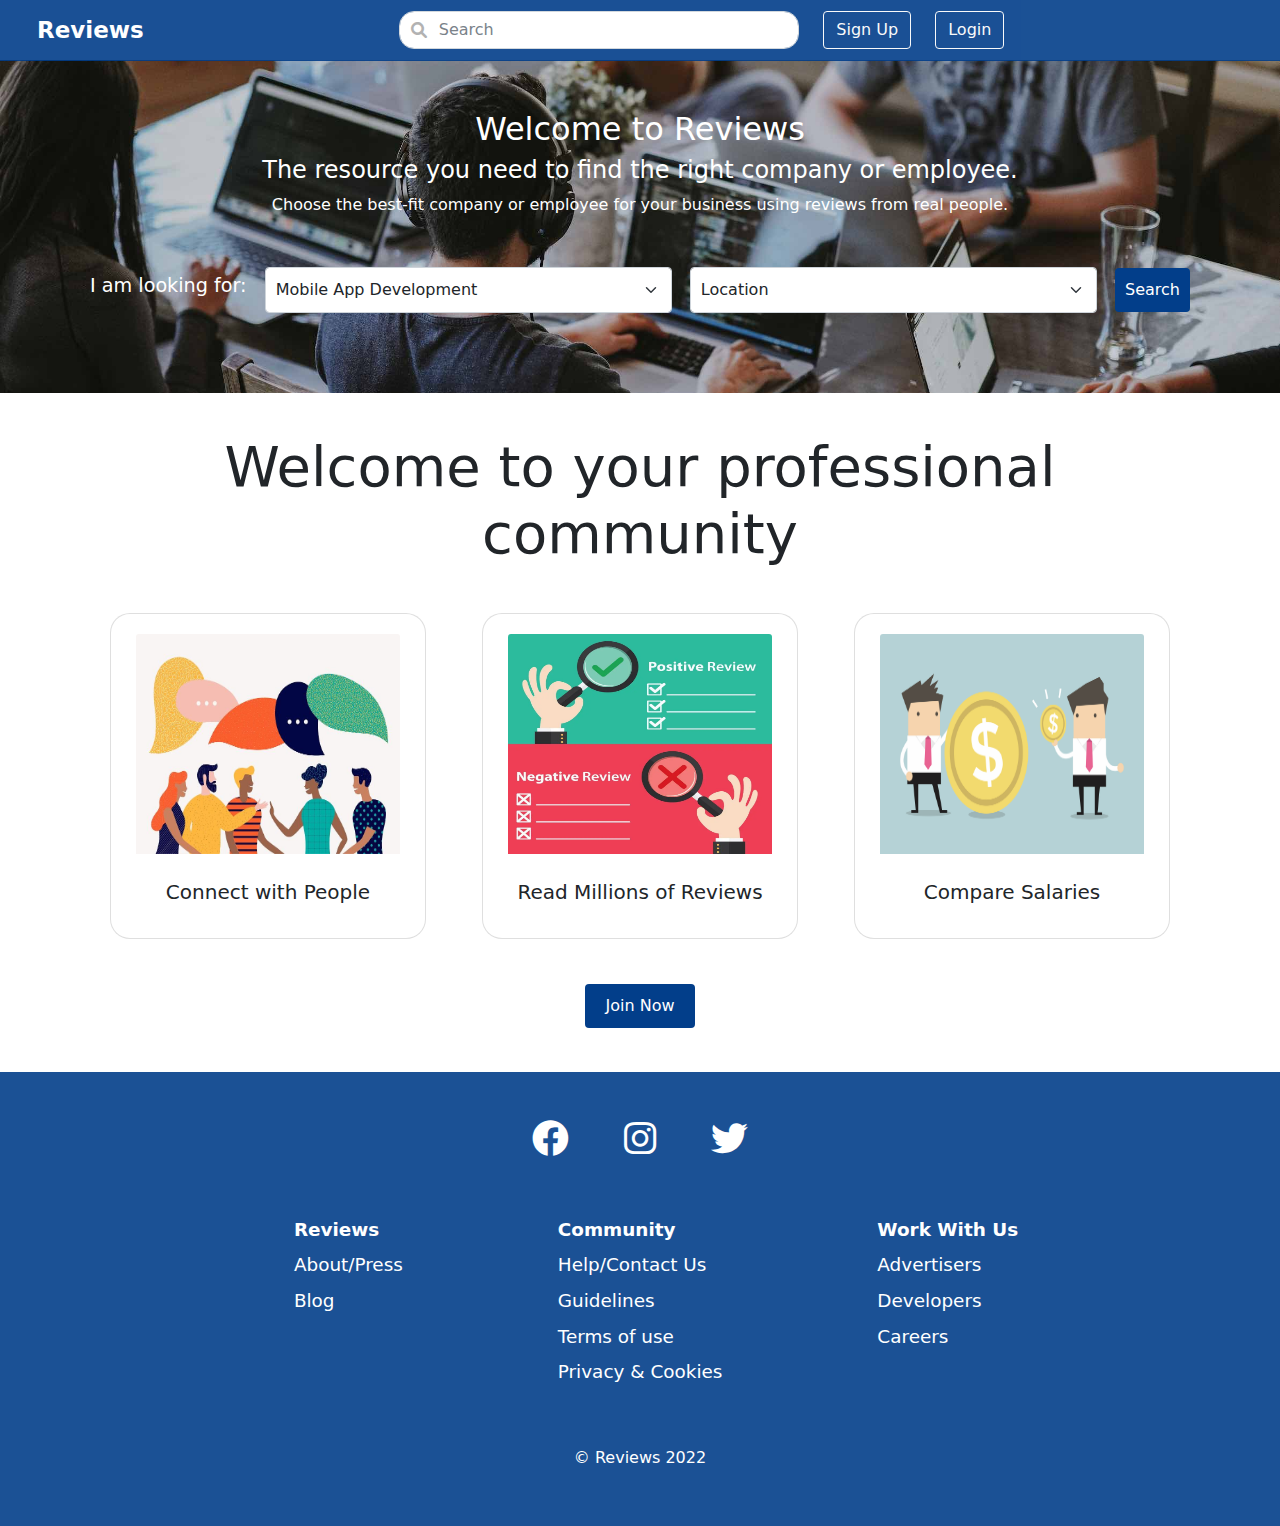
<file: index.html>
<!DOCTYPE html>
<html lang="en">
<head>
    <meta charset="UTF-8">
    <meta http-equiv="X-UA-Compatible" content="IE=edge">
    <meta name="viewport" content="width=device-width, initial-scale=1.0">
    <title>Reviews</title>
    <link rel="stylesheet" href="css/bootstrap.min.css">
    <link rel="stylesheet" href="css/all.min.css">
    <link rel="stylesheet" href="https://cdnjs.cloudflare.com/ajax/libs/font-awesome/6.0.0/css/all.min.css">
    <link rel="stylesheet" href="css/style.css">
</head>
<body>
    <header>
        <nav class="navbar navbar-expand-lg navbar-light">
            <div class="container-fluid">
              <a class="navbar-brand" href="index.html">Reviews</a>
              <button class="navbar-toggler" type="button" data-bs-toggle="collapse" data-bs-target="#navbarTogglerDemo02" aria-controls="navbarTogglerDemo02" aria-expanded="false" aria-label="Toggle navigation">
                <span class="navbar-toggler-icon"></span>
              </button>
              <div class="collapse navbar-collapse" id="navbarTogglerDemo02">
                <div class="form-group has-search d-flex">
                    <span class="fa fa-search form-control-feedback"></span>
                    <input type="search" class="form-control me-4" placeholder="Search" aria-label="Search">
                    <button type="button" class="btn btn-outline-light d-flex me-4" onclick="window.location.href='signup.html'">
                        Sign Up
                    </button>
                    <button type="button" class="btn btn-outline-light d-flex me-4" data-bs-toggle="modal" data-bs-target="#loginModal">
                        Login
                    </button>
                  </div>
              </div>
            </div>
        </nav>
    </header>

    <main>
        <section id="first" style="background-image: url('images/empb4.jpg'); background-repeat: no-repeat;
        background-size: cover; background-position: center;">
            <div class="container-fluid">
                <h2 class="text-white">Welcome to Reviews</h2>
                <h4 class="text-white">The resource you need to find the right company or employee.</h4>
                <p class="text-white">Choose the best-fit company or employee for your business using reviews from real people.</p>
                <div class="container firstform">
                    <form action="review.html">
                        <div class="form-group">
                            
                                <label for="lookingfor" class="form-label">I am looking for:</label>
                            
                                <select class="form-select form-control input-lg" aria-label="Default select example" id="lookingfor" aria-placeholder="Select">
                                    <option>Mobile App Development</option>
                                    <option>Web Developers</option>
                                    <option>Software Developers</option>
                                    <option>eCommerce</option>
                                    <option>Digital Marketing</option>
                                    <option>SEO</option>
                                    <option>IT Services</option>
                                    <option>User Experience</option>
                                </select>
                            
                                <select class="form-select form-control input-lg" aria-label="Default select example" id="location" aria-placeholder="Select">
                                    <option>Location</option>
                                    <option>Delhi, India</option>
                                    <option>Ahmedabad, India</option>
                                    <option>Chennai, India</option>
                                    <option>Chandigarh, India</option>
                                </select>
                            
                                <button type="submit" class="btn btn-success btn-theme full-rounded">Search</button>
                        </div>
                    </form>
                </div>
            </div>
        </section>

        <section id="second" class="mb-4">
            <div class="container">
              <h1 class="display-4 text-center">Welcome to your professional community</h1>
                <div class= "row">
                    <div class="col-lg-4 col-sm-12">
                        <div class="card" style="width: 19.7rem">
                            <img src="images/connect.jpg" class="card-img-top" alt="...">
                            <div class="card-body">
                              <h5 class="card-title">Connect with People</h5>
                            </div>
                          </div>
                    </div>
                    <div class="col-lg-4 col-sm-12">
                        <div class="card" style="width: 19.7rem">
                            <img src="images/review.webp" class="card-img-top" alt="...">
                            <div class="card-body">
                              <h5 class="card-title">Read Millions of Reviews</h5>
                            </div>
                          </div>
                    </div>
                    <div class="col-lg-4 col-sm-12">
                        <div class="card" style="width: 19.7rem" >
                            <img src="images/salary.jpg" class="card-img-top" alt="...">
                            <div class="card-body">
                              <h5 class="card-title">Compare Salaries</h5>
                            </div>
                          </div>
                    </div>
                </div>
                <div class="joinnow">
                  <button type="button" class="btn btn-primary" onclick="window.location.href='signup.html'">Join Now</button>
                </div>
            </div>
      </section>
    </main>

    <footer>
        <div class="container-fluid">
          <div class="social">
            <a href="#"><i class="fa-brands fa-facebook"></i></a>
            <a href="#"><i class="fa-brands fa-instagram"></i></a>
            <a href="#"><i class="fa-brands fa-twitter"></i></a>
          </div>
          
          <div class="lists">
            <ul>
              <li>Reviews</li>
              <li><a href="#">About/Press</a></li>
              <li><a href="#">Blog</a></li>
            </ul>
  
            <ul>
              <li>Community</li>
              <li><a href="#">Help/Contact Us</a></li>
              <li><a href="#">Guidelines</a></li>
              <li><a href="#">Terms of use</a></li>
              <li><a href="#">Privacy & Cookies</a></li>
            </ul>
  
            <ul>
              <li>Work With Us</li>
              <li><a href="#">Advertisers</a></li>
              <li><a href="#">Developers</a></li>
              <li><a href="#">Careers</a></li>
            </ul>
          </div>
  
          <p class="text-muted">
            &copy; Reviews 2022 
          </p> 
        </div>
      </footer>

    <!-- Login Form -->

    <div class="modal fade" id="loginModal" tabindex="-1" role="dialog" aria-labelledby="exampleModalLabel" aria-hidden="true">
        <div class="modal-dialog modal-dialog-centered" role="document">
          <div class="modal-content">
            <div class="modal-header border-bottom-0">
              <h4 class="modal-title">Login</h4>
              <button type="button" class="btn-close" data-bs-dismiss="modal" aria-label="Close"></button>
            </div>
            <div class="modal-body">
              <div class="d-flex flex-column text-center">
                <form>
                  <div class="form-group">
                    <input type="email" class="form-control" id="email1" placeholder="Your email address...">
                  </div>
                  <div class="form-group">
                    <input type="password" class="form-control" id="password1" placeholder="Your password...">
                  </div>
                  <button type="button" class="btn btn-primary btn-block btn-round" onclick="window.location.href='employee.html'">Login</button>
                </form>
                
                <div class="text-center text-muted delimiter mt-3">or use a social network</div>
                <div class="social-buttons">
                  <a href="" class="btn btn-danger"><i class="fa-brands fa-google"></i></a>
                  <a href="" class="btn btn-primary"><i class="fa-brands fa-facebook"></i></a>
                  <a href="" class="btn btn-info"><i class="fa-brands fa-twitter"></i></a>
                </div>
              </div>
            </div>
            <div class="modal-footer d-flex justify-content-center">
              <div class="signup-section">Not a member yet? <a href="#" class="text-primary">Sign Up</a></div>
            </div>
          </div>
        </div>
    </div>

    <script src="js/popper.min.js"></script>
    <script src="js/bootstrap.min.js"></script>
    <script src="js/app.js"></script>
</body>
</html>
</file>
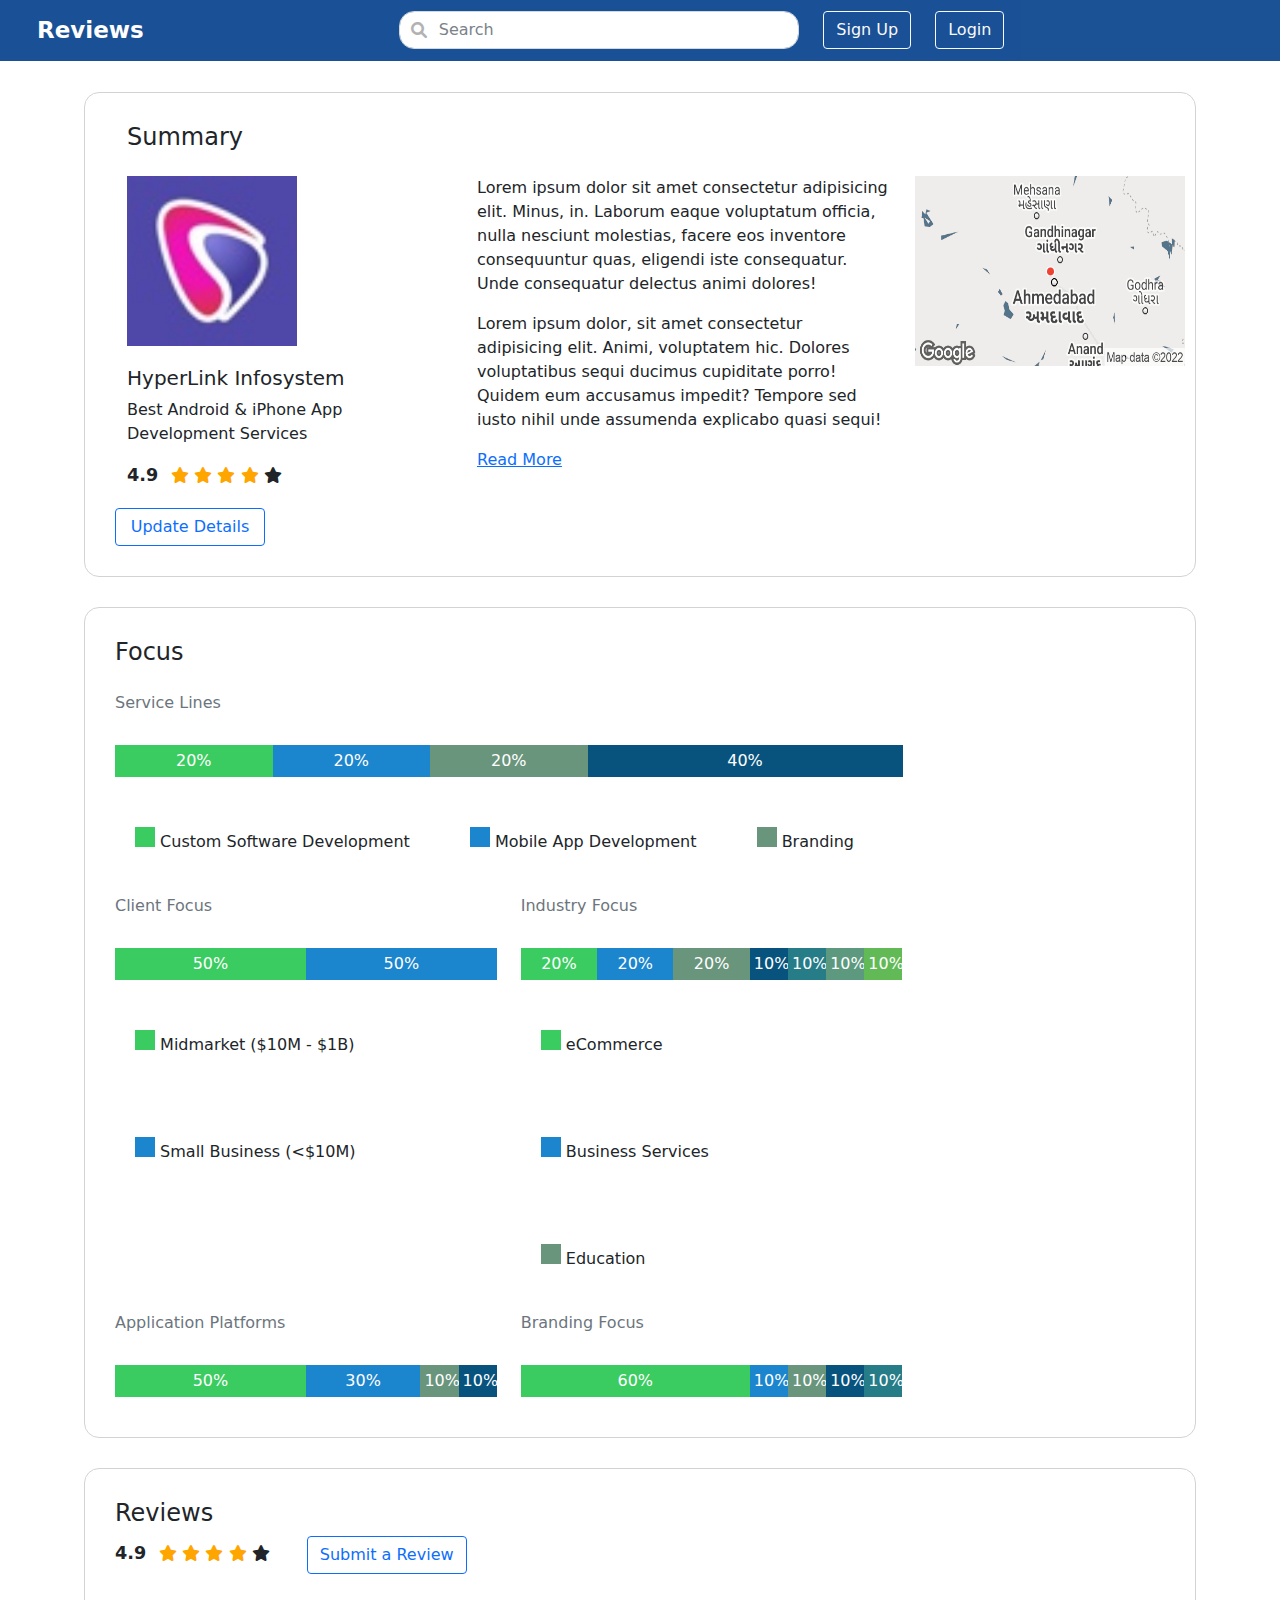
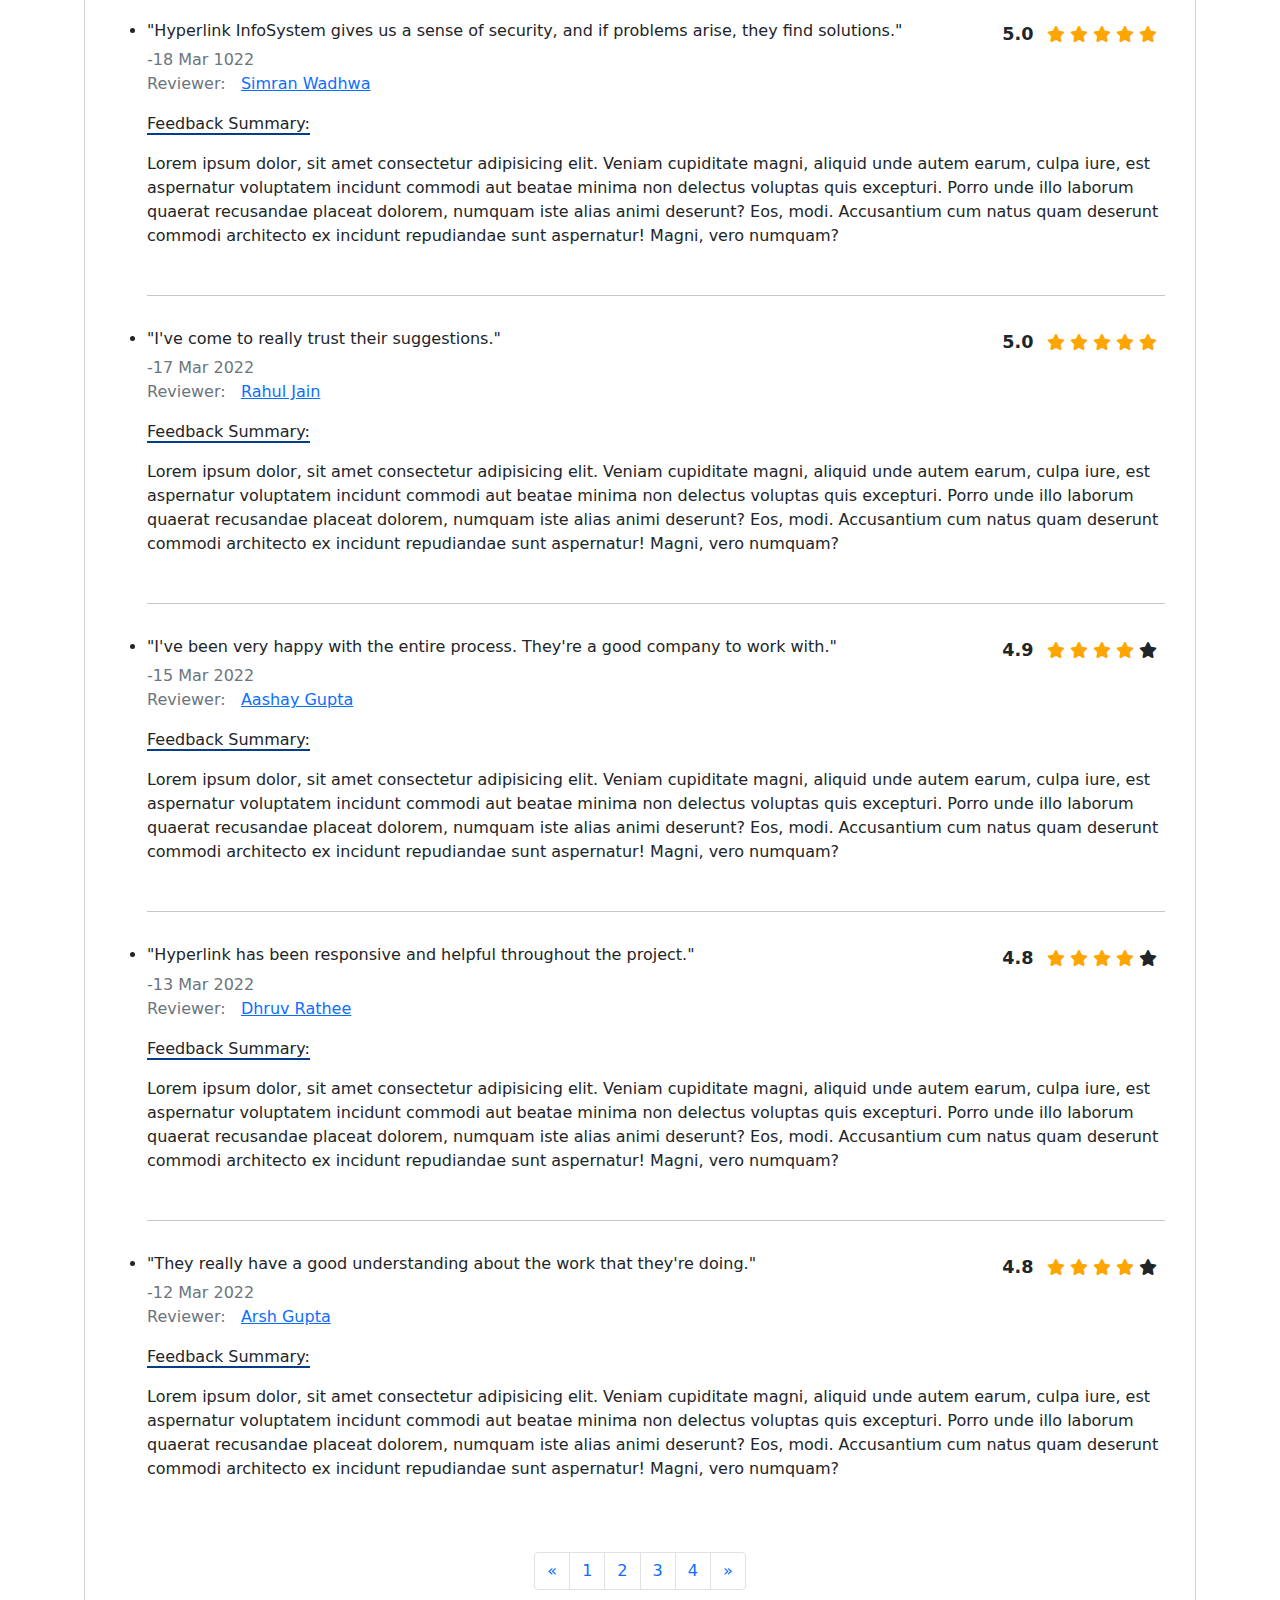
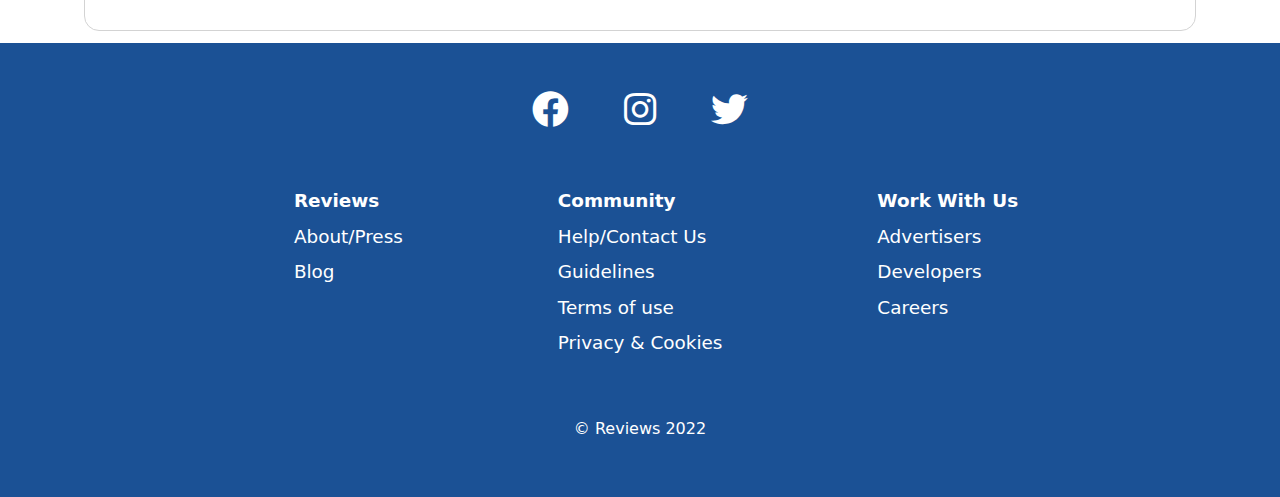
<file: companydetails.html>
<!DOCTYPE html>
<html lang="en">
<head>
    <meta charset="UTF-8">
    <meta http-equiv="X-UA-Compatible" content="IE=edge">
    <meta name="viewport" content="width=device-width, initial-scale=1.0">
    <title>Document</title>
    <link rel="stylesheet" href="css/bootstrap.min.css">
    <link rel="stylesheet" href="css/all.min.css">
    <link rel="stylesheet" href="https://cdnjs.cloudflare.com/ajax/libs/font-awesome/6.0.0/css/all.min.css">
    <link rel="stylesheet" href="css/style.css">
</head>
<body>
    <header>
        <nav class="navbar navbar-expand-lg navbar-light">
            <div class="container-fluid">
              <a class="navbar-brand" href="index.html">Reviews</a>
              <button class="navbar-toggler" type="button" data-bs-toggle="collapse" data-bs-target="#navbarTogglerDemo02" aria-controls="navbarTogglerDemo02" aria-expanded="false" aria-label="Toggle navigation">
                <span class="navbar-toggler-icon"></span>
              </button>
              <div class="collapse navbar-collapse" id="navbarTogglerDemo02">
                <div class="form-group has-search d-flex">
                    <span class="fa fa-search form-control-feedback"></span>
                    <input type="search" class="form-control me-4" placeholder="Search" aria-label="Search">
                    <button type="button" class="btn btn-outline-light d-flex me-4" onclick="window.location.href='signup.html'">
                        Sign Up
                    </button>
                    <button type="button" class="btn btn-outline-light d-flex me-4" data-bs-toggle="modal" data-bs-target="#loginModal">
                        Login
                    </button>
                  </div>
              </div>
            </div>
        </nav>
    </header>

    <main>
        <div class="container cdetails">
            
            <section id="summary">
                <div class="container">
                    <div class="row">
                        <h4 class="mb-4">Summary</h4>
                        <div class="col-lg-4 column1">
                            <img src="images/company1.jpg" alt="">
                            <h5>HyperLink Infosystem</h5>
                            <p>Best Android & iPhone App Development Services</p>
                            <span class="rating me-2">4.9</span>
                            <a href="" class="star me-2">
                                <span class="fa fa-star checked"></span>
                                <span class="fa fa-star checked"></span>
                                <span class="fa fa-star checked"></span>
                                <span class="fa fa-star checked"></span>
                                <span class="fa fa-star"></span>
                            </a>       
                        </div>
                        <div class="col-lg-5 column2">
                            <p>Lorem ipsum dolor sit amet consectetur adipisicing elit. Minus, in. Laborum eaque voluptatum officia, nulla nesciunt molestias, facere eos inventore consequuntur quas, eligendi iste consequatur. Unde consequatur delectus animi dolores!</p>
                            <p>Lorem ipsum dolor, sit amet consectetur adipisicing elit. Animi, voluptatem hic. Dolores voluptatibus sequi ducimus cupiditate porro! Quidem eum accusamus impedit? Tempore sed iusto nihil unde assumenda explicabo quasi sequi!</p>
                            <a href="">Read More</a>
                        </div>
                        <div class="col-lg-3 column3">
                            <img src="images/map1.png" alt="">
                        </div>
                        <button type="button" class="btn btn-outline-primary updatedetails" onclick="window.location.href='companyupdate.html'">Update Details</button>
                    </div>
                </div>
            </section>

            <section id="focus">
                <div class="col-md-9">
                    <h4 class="mb-4">Focus</h4>
                    <div class="sec1focus">
                        <div class="graphtitle text-muted">Service Lines</div>
                        <div class="grapharea">
                            <div class="graph d-flex">
                                <div style="width: 20%;">20%</div>
                                <div style="width: 20%;">20%</div>
                                <div style="width: 20%;">20%</div>
                                <div style="width: 40%;">40%</div>
                            </div>
                        </div>
                        <div class="abilitylist">
                            <div class="alitem">
                                <span class="box box1"></span>
                                <span>Custom Software Development</span>
                            </div>
                            <div class="alitem">
                                <span class="box box2"></span>
                                <span>Mobile App Development</span>
                            </div>
                            <div class="alitem">
                                <span class="box box3"></span>
                                <span>Branding</span>
                            </div> 
                        </div>
                    </div>

                    <div class="sec2focus">
                        <div class="row">
                            <div class="col-lg-6">
                                <div class="graphtitle text-muted">Client Focus</div>
                                <div class="grapharea">
                                <div class="graph d-flex">
                                    <div style="width: 50%;">50%</div>
                                    <div style="width: 50%;">50%</div>
                                </div>
                                </div>
                            <div class="abilitylist">
                                <div class="alitem">
                                    <span class="box box1"></span>
                                    <span>Midmarket ($10M - $1B)</span>
                                </div>
                                <div class="alitem">
                                    <span class="box box2"></span>
                                    <span>Small Business (&lt;$10M)</span>
                                </div> 
                            </div>
                            </div>
                            <div class="col-lg-6">
                                <div class="graphtitle text-muted">Industry Focus</div>
                                <div class="grapharea">
                                <div class="graph d-flex">
                                    <div style="width: 20%;">20%</div>
                                    <div style="width: 20%;">20%</div>
                                    <div style="width: 20%;">20%</div>
                                    <div style="width: 10%;">10%</div>
                                    <div style="width: 10%;">10%</div>
                                    <div style="width: 10%;">10%</div>
                                    <div style="width: 10%;">10%</div>
                                </div>
                                </div>
                            <div class="abilitylist">
                                <div class="alitem">
                                    <span class="box box1"></span>
                                    <span>eCommerce</span>
                                </div>
                                <div class="alitem">
                                    <span class="box box2"></span>
                                    <span>Business Services</span>
                                </div>
                                <div class="alitem">
                                    <span class="box box3"></span>
                                    <span>Education</span>
                                </div> 
                            </div>
                            </div>
                        </div>
                    </div>

                    <div class="sec3focus">
                        <div class="row">
                            <div class="col-lg-6">
                                <div class="graphtitle text-muted">Application Platforms</div>
                                <div class="grapharea">
                                <div class="graph d-flex">
                                    <div style="width: 50%;">50%</div>
                                    <div style="width: 30%;">30%</div>
                                    <div style="width: 10%;">10%</div>
                                    <div style="width: 10%;">10%</div>
                                </div>
                                </div>
                            </div>
                            <div class="col-lg-6">
                                    <div class="graphtitle text-muted">Branding Focus</div>
                                    <div class="grapharea">
                                <div class="graph d-flex">
                                    <div style="width: 60%;">60%</div>
                                    <div style="width: 10%;">10%</div>
                                    <div style="width: 10%;">10%</div>
                                    <div style="width: 10%;">10%</div>
                                    <div style="width: 10%;">10%</div>
                                </div>
                                </div>
                            </div>
                        </div>
                    </div>
                </div>
            </section>

            <section id="companyreviews">
                <div class="container">
                    <h4>Reviews</h4>
                    <span class="rating me-2">4.9</span>
                    <a href="" class="star me-2">
                        <span class="fa fa-star checked"></span>
                        <span class="fa fa-star checked"></span>
                        <span class="fa fa-star checked"></span>
                        <span class="fa fa-star checked"></span>
                        <span class="fa fa-star"></span>
                    </a>
                    <button type="button" class="btn btn-outline-primary ms-4 submitreview" data-bs-toggle="modal" data-bs-target="#submitreview">Submit a Review</button>
                    <ul class="listreviews">
                        <li>
                            <div class="reviewdetails">
                                <h6>"Hyperlink InfoSystem gives us a sense of security, and if problems arise, they find solutions."</h6>
                                <div>
                                    <span class="rating me-2">5.0</span>
                                    <a href="" class="star me-2">
                                        <span class="fa fa-star checked"></span>
                                        <span class="fa fa-star checked"></span>
                                        <span class="fa fa-star checked"></span>
                                        <span class="fa fa-star checked"></span>
                                        <span class="fa fa-star checked"></span>
                                    </a>
                                </div>
                            </div>
                            <p class="text-muted">-18 Mar 1022 <br> Reviewer: &nbsp; <a href="employeedetails.html">Simran Wadhwa</a></p>
                            <p class="feedback"><span>Feedback Summary:</span></p>
                            <p>Lorem ipsum dolor, sit amet consectetur adipisicing elit. Veniam cupiditate magni, aliquid unde autem earum, culpa iure, est aspernatur voluptatem incidunt commodi aut beatae minima non delectus voluptas quis excepturi.
                            Porro unde illo laborum quaerat recusandae placeat dolorem, numquam iste alias animi deserunt? Eos, modi. Accusantium cum natus quam deserunt commodi architecto ex incidunt repudiandae sunt aspernatur! Magni, vero numquam?</p>
                        </li>
                        <hr>
                        <li>
                            <div class="reviewdetails">
                                <h6>"I've come to really trust their suggestions."</h6>
                                <div>
                                    <span class="rating me-2">5.0</span>
                                    <a href="" class="star me-2">
                                        <span class="fa fa-star checked"></span>
                                        <span class="fa fa-star checked"></span>
                                        <span class="fa fa-star checked"></span>
                                        <span class="fa fa-star checked"></span>
                                        <span class="fa fa-star checked"></span>
                                    </a>
                                </div>
                            </div>
                            <p class="text-muted">-17 Mar 2022 <br> Reviewer: &nbsp; <a href="employeedetails.html">Rahul Jain</a></p>
                            <p class="feedback"><span>Feedback Summary:</span></p>
                            <p>Lorem ipsum dolor, sit amet consectetur adipisicing elit. Veniam cupiditate magni, aliquid unde autem earum, culpa iure, est aspernatur voluptatem incidunt commodi aut beatae minima non delectus voluptas quis excepturi.
                            Porro unde illo laborum quaerat recusandae placeat dolorem, numquam iste alias animi deserunt? Eos, modi. Accusantium cum natus quam deserunt commodi architecto ex incidunt repudiandae sunt aspernatur! Magni, vero numquam?</p>
                        </li>
                        <hr>
                        <li>
                            <div class="reviewdetails">
                                <h6>"I've been very happy with the entire process. They're a good company to work with."</h6>
                                <div>
                                    <span class="rating me-2">4.9</span>
                                    <a href="" class="star me-2">
                                        <span class="fa fa-star checked"></span>
                                        <span class="fa fa-star checked"></span>
                                        <span class="fa fa-star checked"></span>
                                        <span class="fa fa-star checked"></span>
                                        <span class="fa fa-star"></span>
                                    </a>
                                </div>
                            </div>
                            <p class="text-muted">-15 Mar 2022 <br> Reviewer: &nbsp; <a href="employeedetails.html">Aashay Gupta</a></p>
                            <p class="feedback"><span>Feedback Summary:</span></p>
                            <p>Lorem ipsum dolor, sit amet consectetur adipisicing elit. Veniam cupiditate magni, aliquid unde autem earum, culpa iure, est aspernatur voluptatem incidunt commodi aut beatae minima non delectus voluptas quis excepturi.
                            Porro unde illo laborum quaerat recusandae placeat dolorem, numquam iste alias animi deserunt? Eos, modi. Accusantium cum natus quam deserunt commodi architecto ex incidunt repudiandae sunt aspernatur! Magni, vero numquam?</p>
                        </li>
                        <hr>
                        <li>
                            <div class="reviewdetails">
                                <h6>"Hyperlink has been responsive and helpful throughout the project."</h6>
                                <div>
                                    <span class="rating me-2">4.8</span>
                                    <a href="" class="star me-2">
                                        <span class="fa fa-star checked"></span>
                                        <span class="fa fa-star checked"></span>
                                        <span class="fa fa-star checked"></span>
                                        <span class="fa fa-star checked"></span>
                                        <span class="fa fa-star"></span>
                                    </a>
                                </div>
                            </div>
                            <p class="text-muted">-13 Mar 2022 <br> Reviewer: &nbsp; <a href="employeedetails.html">Dhruv Rathee</a></p>
                            <p class="feedback"><span>Feedback Summary:</span></p>
                            <p>Lorem ipsum dolor, sit amet consectetur adipisicing elit. Veniam cupiditate magni, aliquid unde autem earum, culpa iure, est aspernatur voluptatem incidunt commodi aut beatae minima non delectus voluptas quis excepturi.
                            Porro unde illo laborum quaerat recusandae placeat dolorem, numquam iste alias animi deserunt? Eos, modi. Accusantium cum natus quam deserunt commodi architecto ex incidunt repudiandae sunt aspernatur! Magni, vero numquam?</p>
                        </li>
                        <hr>
                        <li>
                            <div class="reviewdetails">
                                <h6>"They really have a good understanding about the work that they're doing."</h6>
                                <div>
                                    <span class="rating me-2">4.8</span>
                                    <a href="" class="star me-2">
                                        <span class="fa fa-star checked"></span>
                                        <span class="fa fa-star checked"></span>
                                        <span class="fa fa-star checked"></span>
                                        <span class="fa fa-star checked"></span>
                                        <span class="fa fa-star"></span>
                                    </a>
                                </div>
                            </div>
                            <p class="text-muted">-12 Mar 2022 <br> Reviewer: &nbsp; <a href="employeedetails.html">Arsh Gupta</a></p>
                            <p class="feedback"><span>Feedback Summary:</span></p>
                            <p>Lorem ipsum dolor, sit amet consectetur adipisicing elit. Veniam cupiditate magni, aliquid unde autem earum, culpa iure, est aspernatur voluptatem incidunt commodi aut beatae minima non delectus voluptas quis excepturi.
                            Porro unde illo laborum quaerat recusandae placeat dolorem, numquam iste alias animi deserunt? Eos, modi. Accusantium cum natus quam deserunt commodi architecto ex incidunt repudiandae sunt aspernatur! Magni, vero numquam?</p>
                        </li>
                    </ul>
                    <nav aria-label="Page navigation example">
                        <ul class="pagination">
                          <li class="page-item">
                            <a class="page-link" href="#" aria-label="Previous">
                              <span aria-hidden="true">&laquo;</span>
                            </a>
                          </li>
                          <li class="page-item"><a class="page-link" href="#">1</a></li>
                          <li class="page-item"><a class="page-link" href="#">2</a></li>
                          <li class="page-item"><a class="page-link" href="#">3</a></li>
                          <li class="page-item"><a class="page-link" href="#">4</a></li>
                          <li class="page-item">
                            <a class="page-link" href="#" aria-label="Next">
                              <span aria-hidden="true">&raquo;</span>
                            </a>
                          </li>
                        </ul>
                      </nav>
                </div>
            </section>
        </div>
    </main>

    <footer>
        <div class="container-fluid">
          <div class="social">
            <a href="#"><i class="fa-brands fa-facebook"></i></a>
            <a href="#"><i class="fa-brands fa-instagram"></i></a>
            <a href="#"><i class="fa-brands fa-twitter"></i></a>
          </div>
          
          <div class="lists">
            <ul>
              <li>Reviews</li>
              <li><a href="#">About/Press</a></li>
              <li><a href="#">Blog</a></li>
            </ul>
  
            <ul>
              <li>Community</li>
              <li><a href="#">Help/Contact Us</a></li>
              <li><a href="#">Guidelines</a></li>
              <li><a href="#">Terms of use</a></li>
              <li><a href="#">Privacy & Cookies</a></li>
            </ul>
  
            <ul>
              <li>Work With Us</li>
              <li><a href="#">Advertisers</a></li>
              <li><a href="#">Developers</a></li>
              <li><a href="#">Careers</a></li>
            </ul>
          </div>
  
          <p class="text-muted">
            &copy; Reviews 2022 
          </p> 
        </div>
      </footer>

      <!-- submit review modal -->

      <div id="submitreview" class="modal fade">
        <div class="modal-dialog modal-dialog-centered ">
            <div class="modal-content">
                <div class="modal-header text-white" style="background-color: #023e8a;">
                    <h5 class="modal-title">Submit your Review</h5>
                    <button type="button" class="btn-close" data-bs-dismiss="modal" aria-label="Close"></button>
                </div>
                <div class="modal-body">
                    <div class="container">
                        <div class="d-flex flex-column ">
                            <form>

                              <div class="form-group">
                                <label for="revheading" class="form-label">Your Review:</label>
                                <textarea class="form-control" id="revheading" rows="2" placeholder="Your review..."></textarea>
                              </div>

                              <div class="form-group">
                                <label for="revdesc" class="form-label">Feedback Summary:</label>
                                <textarea class="form-control" id="revdesc" rows="4" placeholder="Feedback summary..."></textarea>
                              </div>

                              <div class="form-group">
                                <label for="starrating" class="form-label">Rating:</label>
                                <input type="number" class="form-control input-lg" step=".1" id="starrating" placeholder="Rating out of 5">
                              </div>

                              <button type="submit" class="btn btn-primary btn-block btn-round">Submit</button>
                            </form>
                        </div> 
                    </div>
                </div>
            </div>
        </div>
    </div>
    
    <script src="js/popper.min.js"></script>
    <script src="js/bootstrap.min.js"></script>
    <script src="js/app.js"></script>
</body>
</html>
</file>
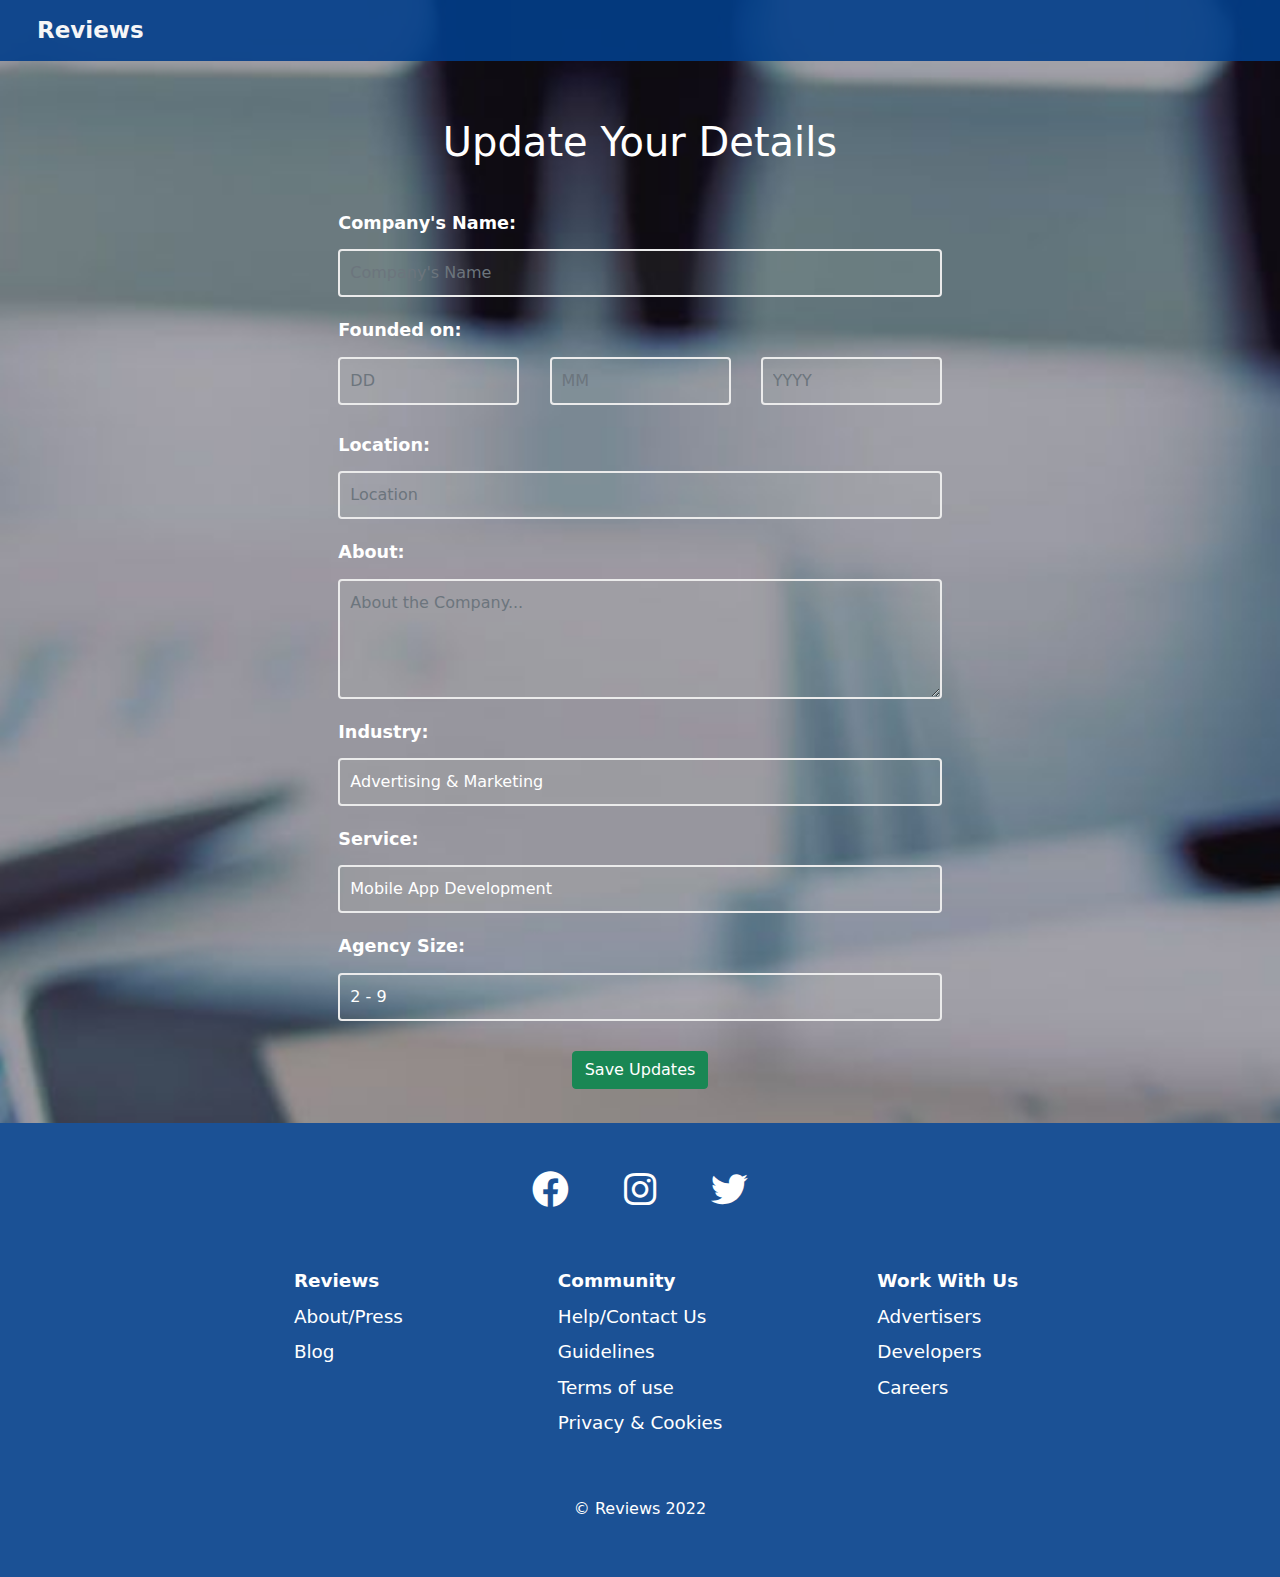
<file: companyupdate.html>
<!DOCTYPE html>
<html lang="en">
<head>
    <meta charset="UTF-8">
    <meta http-equiv="X-UA-Compatible" content="IE=edge">
    <meta name="viewport" content="width=device-width, initial-scale=1.0">
    <title>Document</title>
    <link rel="stylesheet" href="css/bootstrap.min.css">
    <link rel="stylesheet" href="css/all.min.css">
    <link rel="stylesheet" href="https://cdnjs.cloudflare.com/ajax/libs/font-awesome/6.0.0/css/all.min.css">
    <link rel="stylesheet" href="css/style.css">
</head>
<body style="background-image: url('images/companyupdate.jpg'); background-repeat: no-repeat;
background-size: cover; background-position: center;">
    <header>
        <nav class="navbar navbar-light">
            <div class="container-fluid">
              <a class="navbar-brand" href="index.html">Reviews</a>
              <!-- <button type="button" class="btn btn-outline-light d-flex me-3" data-bs-toggle="modal" data-bs-target="#loginModal">
                Login
            </button> -->
            </div>
          </nav>
    </header>
    
    <main>
        <div class="container companyupdate">
            <h1 class="text-center">Update Your Details</h1>
            <form action="companydetails.html">
                <div class="form-group">
                  <label for="companyname" class="form-label">Company's Name:</label>
                  <input type="text" class="form-control input-lg" id="companyname" placeholder="Company's Name">
                </div>

                <div class="form-group">
                  <label for="founded" class="form-label">Founded on:</label>
                  <div class="founded">
                      <input type="number" min="1" max="31" class="form-control input-lg" name="date" placeholder="DD">
                      <input type="number" min="1" max="12" class="form-control input-lg" name="month" placeholder="MM">
                      <input type="number" class="form-control input-lg" name="year" placeholder="YYYY">
                  </div>
                </div>
    
                <div class="form-group">
                    <label for="location" class="form-label">Location:</label>
                    <input type="text" class="form-control input-lg" id="location" placeholder="Location">
                </div>

                <div class="form-group">
                  <label for="about" class="form-label">About:</label>
                  <textarea class="form-control" id="about" rows="4" placeholder="About the Company..."></textarea>
                </div>
    
                <div class="form-group">
                  <label for="cindustry" class="form-label">Industry:</label>
                  <select class="form-select form-control input-lg" aria-label="Default select example" id="cindustry" aria-placeholder="">
                      <option>Advertising & Marketing</option>
                      <option>Arts, entertainment & music</option>
                      <option>Automotive</option>
                      <option>Business services</option>
                      <option>Consumer products & services</option>
                      <option>Dental</option>
                      <option>eCommerce</option>
                      <option>Education</option>
                      <option>Energy & natural resources</option>
                      <option>Financial services</option>
                      <option>Gambling</option>
                  </select>
                </div>

                <div class="form-group">
                  <label for="cservice" class="form-label">Service:</label>
                  <select class="form-select form-control input-lg" aria-label="Default select example" id="cservice" aria-placeholder="">
                      <option>Mobile App Development</option>
                      <option>Web Development</option>
                      <option>Custom Software Development</option>
                      <option>UX/UI Design</option>
                      <option>E-Commerce Development</option>
                      <option>Web Design</option>
                      <option>T Staff Augmentation</option>
                      <option>Blockchain</option>
                      <option>IoT Development</option>
                      <option>Enterprise App Modernization</option>
                      <option>IT Strategy Consulting</option>
                  </select>
                </div>
    
                <div class="form-group">
                  <label for="csize" class="form-label">Agency Size:</label>
                  <select class="form-select form-control input-lg" aria-label="Default select example" id="csize" aria-placeholder="">
                    <option>2 - 9</option>
                    <option>10 - 49</option>
                    <option>50 - 249</option>
                    <option>250 - 999</option>
                    <option>1000 - 9999</option>
                    <option>10000+</option>
                  </select>
                </div>
    
                <button type="submit" class="btn btn-success submit">Save Updates</button>
            </form>
        </div>
    </main>

    <footer>
        <div class="container-fluid">
          <div class="social">
            <a href="#"><i class="fa-brands fa-facebook"></i></a>
            <a href="#"><i class="fa-brands fa-instagram"></i></a>
            <a href="#"><i class="fa-brands fa-twitter"></i></a>
          </div>
          
          <div class="lists">
            <ul>
              <li>Reviews</li>
              <li><a href="#">About/Press</a></li>
              <li><a href="#">Blog</a></li>
            </ul>
  
            <ul>
              <li>Community</li>
              <li><a href="#">Help/Contact Us</a></li>
              <li><a href="#">Guidelines</a></li>
              <li><a href="#">Terms of use</a></li>
              <li><a href="#">Privacy & Cookies</a></li>
            </ul>
  
            <ul>
              <li>Work With Us</li>
              <li><a href="#">Advertisers</a></li>
              <li><a href="#">Developers</a></li>
              <li><a href="#">Careers</a></li>
            </ul>
          </div>
  
          <p class="text-muted">
            &copy; Reviews 2022 
          </p> 
        </div>
    </footer>

    <script src="js/popper.min.js"></script>
    <script src="js/bootstrap.min.js"></script>
    <script src="js/app.js"></script>
</body>
</html>
</file>
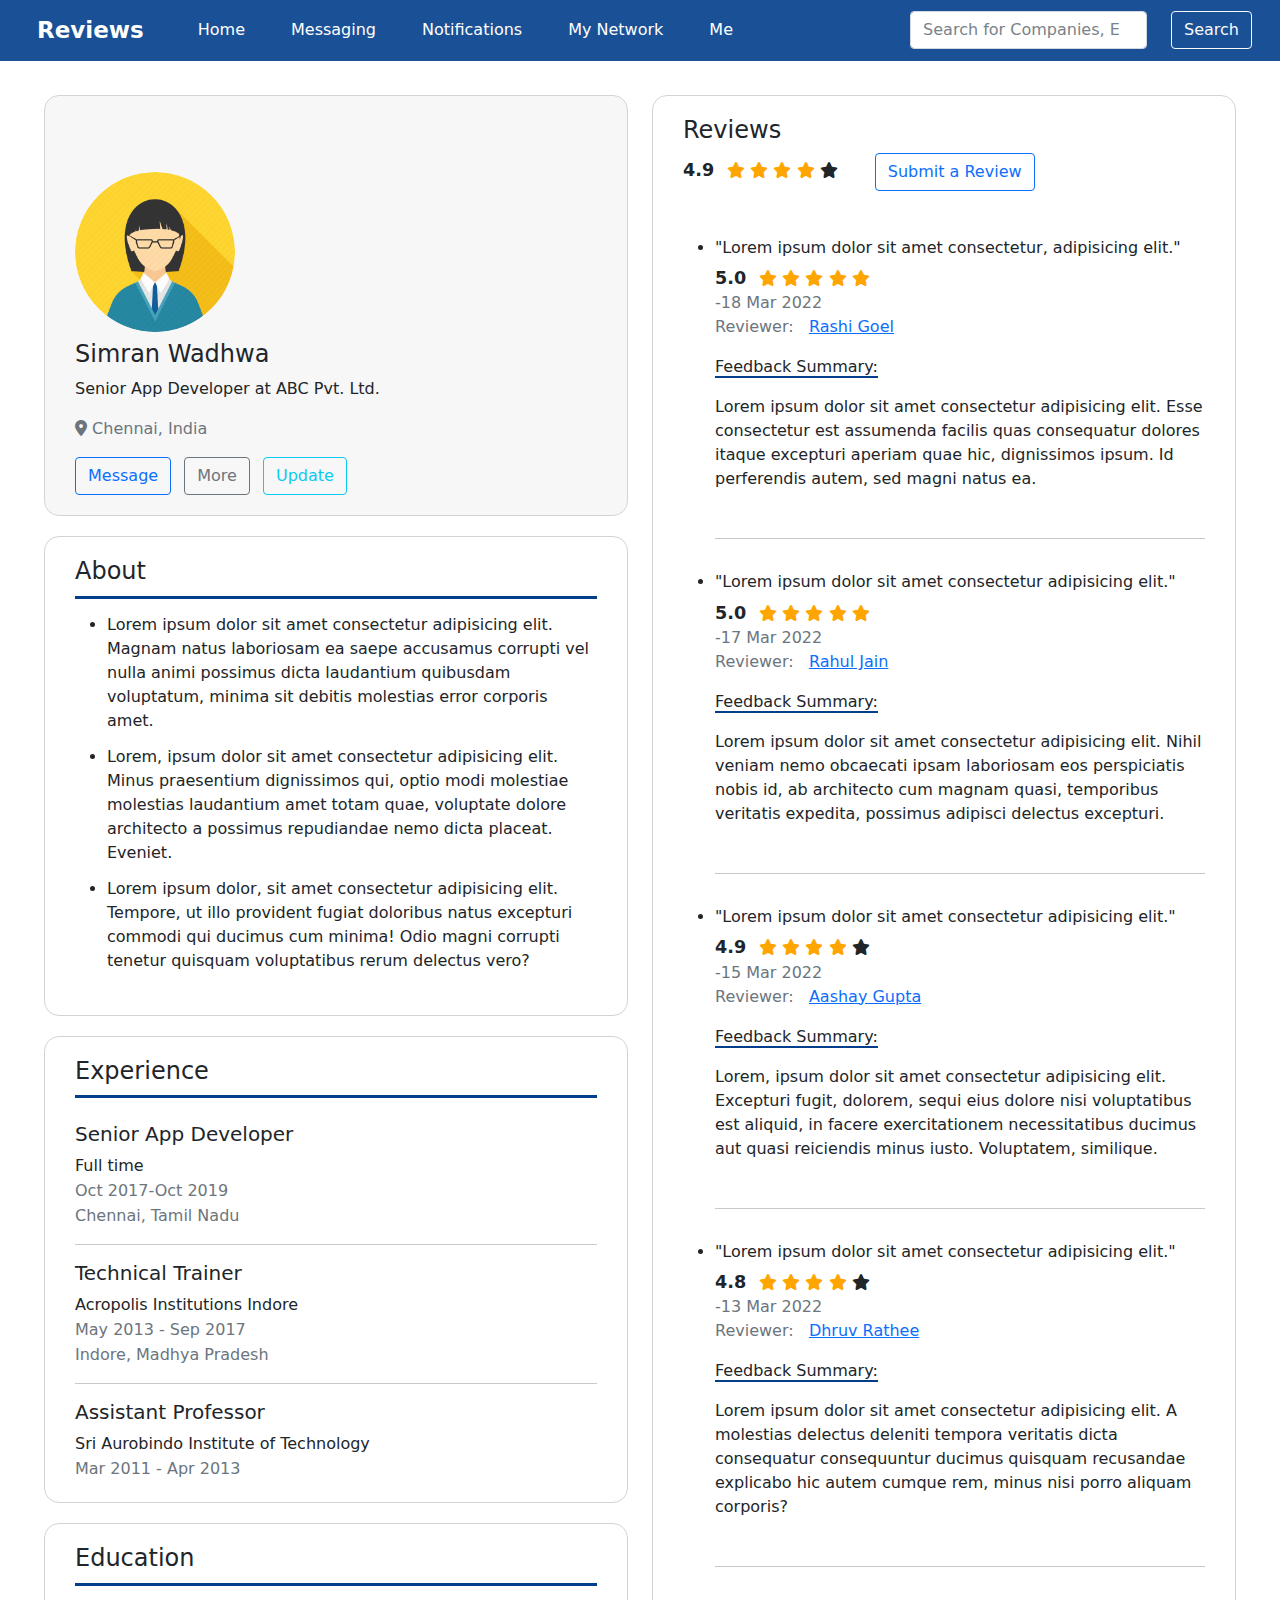
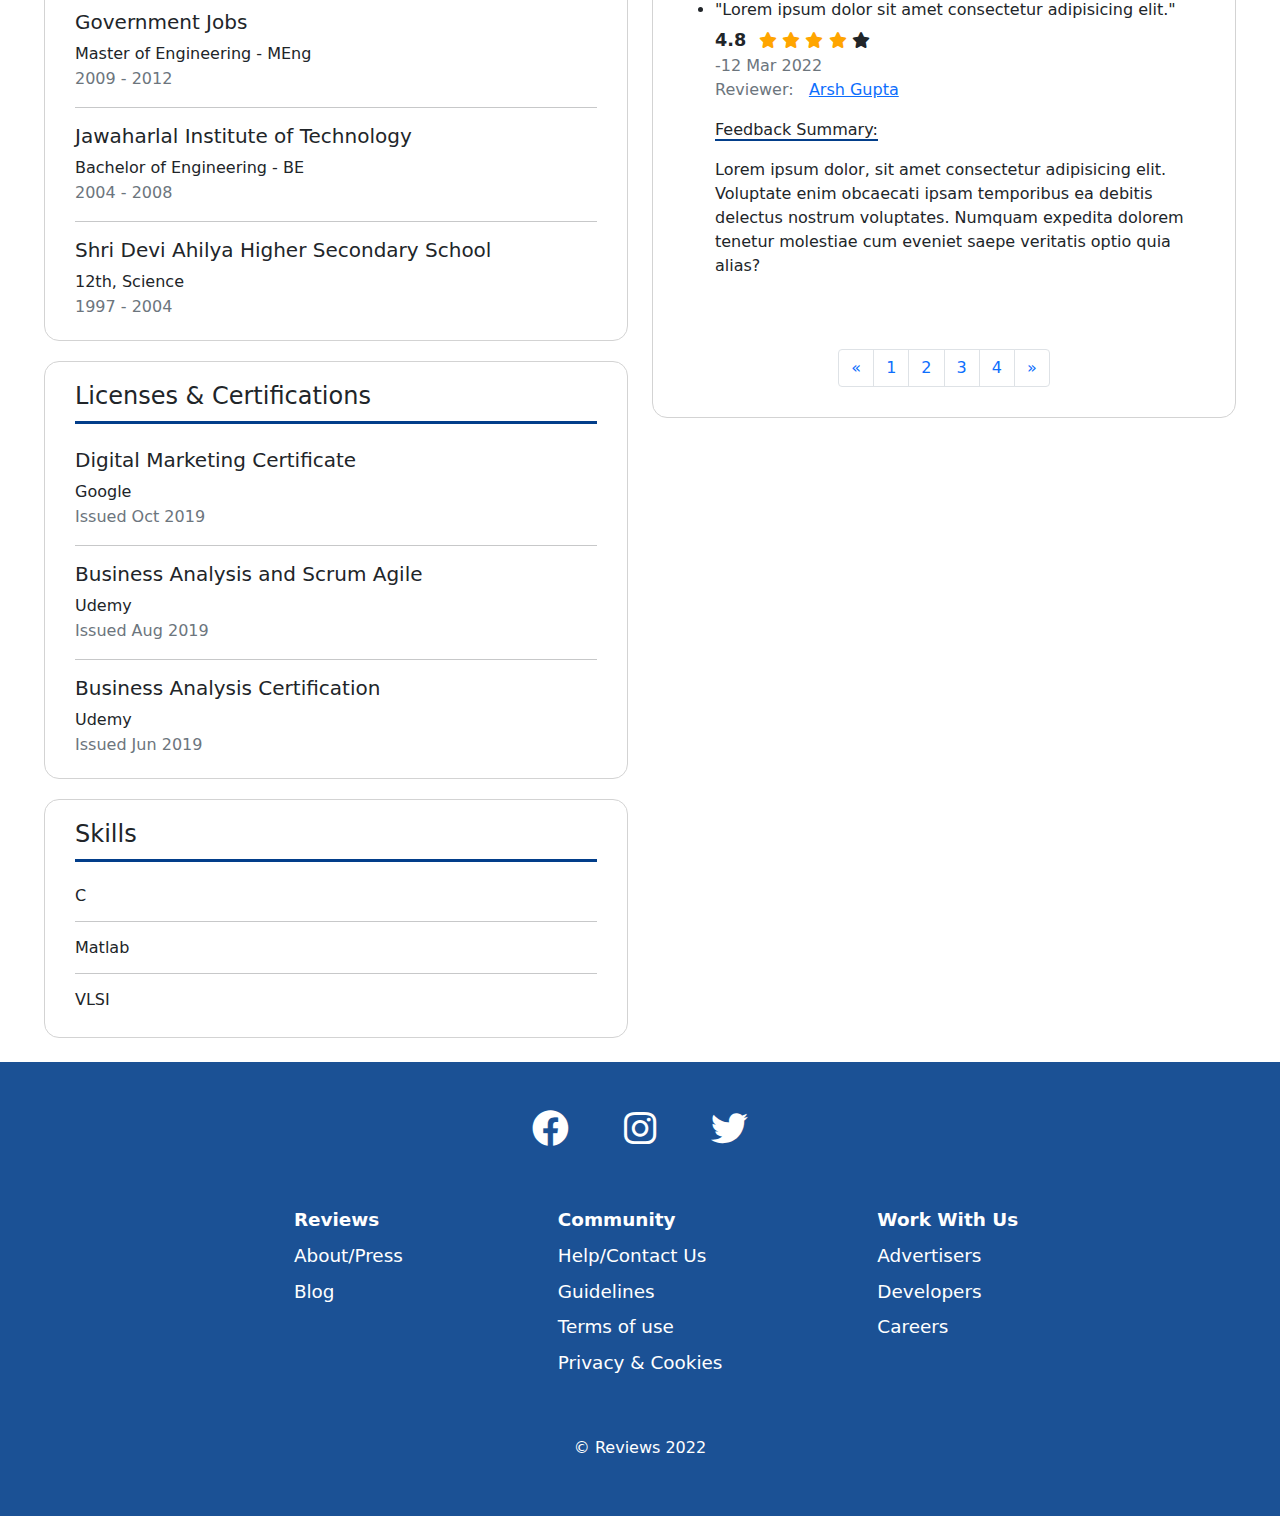
<file: employeedetails.html>
<!DOCTYPE html>
<html lang="en">
<head>
    <meta charset="UTF-8">
    <meta http-equiv="X-UA-Compatible" content="IE=edge">
    <meta name="viewport" content="width=device-width, initial-scale=1.0">
    <title>Document</title>
    <link rel="stylesheet" href="css/bootstrap.min.css">
    <link rel="stylesheet" href="css/all.min.css">
    <link rel="stylesheet" href="https://cdnjs.cloudflare.com/ajax/libs/font-awesome/6.0.0/css/all.min.css">
    <link rel="stylesheet" href="css/style.css">
</head>
<body>
    <header>
        <nav class="navbar navbar-expand-lg navbar-light">
            <div class="container-fluid">
              <a class="navbar-brand" href="index.html">Reviews</a>
              <button class="navbar-toggler" type="button" data-bs-toggle="collapse" data-bs-target="#navbarTogglerDemo02" aria-controls="navbarTogglerDemo02" aria-expanded="false" aria-label="Toggle navigation">
                <span class="navbar-toggler-icon"></span>
              </button>
              <div class="collapse navbar-collapse" id="navbarTogglerDemo02">
                <ul class="navbar-nav me-auto mb-2 mb-lg-0">
                  <li class="nav-item">
                    <a class="nav-link active" aria-current="page" href="#">Home</a>
                  </li>
                  <li class="nav-item">
                    <a class="nav-link active" href="#">Messaging</a>
                  </li>
                  <li class="nav-item">
                    <a class="nav-link active" href="#">Notifications</a>
                  </li>
                  <li class="nav-item">
                    <a class="nav-link active" href="#">My Network</a>
                  </li>
                  <li class="nav-item">
                    <a class="nav-link active" aria-current="page" href="#">Me</a>
                  </li>
                </ul>
                <form class="d-flex">
                    <input class="form-control me-2" type="search" placeholder="Search for Companies, Employees" aria-label="Search">
                    <button class="btn btn-outline-light mx-3" type="submit">Search</button>
                </form>
               </div>
            </div>
        </nav>
    </header>

    <main>
        <div class="container-fluid empdetails">
            <div class="row">
                <div class="col-lg-6">

                    <section id="empdetails11">
                        <div class="container">
                            <!-- <div class="bgcover"></div> -->
                            <img src="images/employee1.png" alt="">
                            <h4 class="mt-2">Simran Wadhwa</h4>
                            <p>Senior App Developer at ABC Pvt. Ltd.</p>
                            <p class="text-muted"><i class="fa-solid fa-location-dot"></i> Chennai, India</p>
                            <button type="button" class="btn btn-outline-primary me-2">Message</button>
                            <button type="button" class="btn btn-outline-secondary me-2">More</button>
                            <button type="button" class="btn btn-outline-info" onclick="window.location.href='employeeupdate.html'">Update</button>
                        </div>
                    </section>

                    <section id="about">
                        <div class="container">
                            <h4 class="styleh4">About</h4>
                            <ul>
                                <li>Lorem ipsum dolor sit amet consectetur adipisicing elit. Magnam natus laboriosam ea saepe accusamus corrupti vel nulla animi possimus dicta laudantium quibusdam voluptatum, minima sit debitis molestias error corporis amet.</li>
                                <li>Lorem, ipsum dolor sit amet consectetur adipisicing elit. Minus praesentium dignissimos qui, optio modi molestiae molestias laudantium amet totam quae, voluptate dolore architecto a possimus repudiandae nemo dicta placeat. Eveniet.</li>
                                <li>Lorem ipsum dolor, sit amet consectetur adipisicing elit. Tempore, ut illo provident fugiat doloribus natus excepturi commodi qui ducimus cum minima! Odio magni corrupti tenetur quisquam voluptatibus rerum delectus vero?</li>
                            </ul>
                        </div>
                    </section>

                    <section id="experience">
                        <div class="container">
                            <h4 class="mb-4 styleh4">Experience</h4>
                            <div>
                                <h5>Senior App Developer</h5>
                                <p>Full time</p>
                                <p class="text-muted">Oct 2017-Oct 2019</p>
                                <p class="text-muted">Chennai, Tamil Nadu</p>
                            </div>
                            <hr>
                            <div>
                                <h5>Technical Trainer</h5>
                                <p>Acropolis Institutions Indore</p>
                                <p class="text-muted">May 2013 - Sep 2017</p>
                                <p class="text-muted">Indore, Madhya Pradesh</p>
                            </div>
                            <hr>
                            <div>
                                <h5>Assistant Professor</h5>
                                <p>Sri Aurobindo Institute of Technology</p>
                                <p class="text-muted">Mar 2011 - Apr 2013</p>
                            </div>
                        </div>
                    </section>

                    <section id="education">
                        <div class="container">
                            <h4 class="mb-4 styleh4">Education</h4>
                            <div>
                                <h5>Government Jobs</h5>
                                <p>Master of Engineering - MEng</p>
                                <p class="text-muted">2009 - 2012</p>
                            </div>
                            <hr>
                            <div>
                                <h5>Jawaharlal Institute of Technology</h5>
                                <p>Bachelor of Engineering - BE</p>
                                <p class="text-muted">2004 - 2008</p>
                            </div>
                            <hr>
                            <div>
                                <h5>Shri Devi Ahilya Higher Secondary School</h5>
                                <p>12th, Science</p>
                                <p class="text-muted">1997 - 2004</p>
                            </div>
                        </div>
                    </section>

                    <section id="landc">
                        <div class="container">
                            <h4 class="mb-4 styleh4">Licenses & Certifications</h4>
                            <div>
                                <h5>Digital Marketing Certificate</h5>
                                <p>Google</p>
                                <p class="text-muted">Issued Oct 2019</p>
                            </div>
                            <hr>
                            <div>
                                <h5>Business Analysis and Scrum Agile</h5>
                                <p>Udemy</p>
                                <p class="text-muted">Issued Aug 2019</p>
                            </div>
                            <hr>
                            <div>
                                <h5>Business Analysis Certification</h5>
                                <p>Udemy</p>
                                <p class="text-muted">Issued Jun 2019</p>
                            </div>
                        </div>
                    </section>

                    <section id="skills">
                        <div class="container mb-4">
                            <h4 class="mb-4 styleh4">Skills</h4>
                            <div>
                                <h6>C</h6>
                            </div>
                            <hr>
                            <div>
                                <h6>Matlab</h6>
                            </div>
                            <hr>
                            <div>
                                <h6>VLSI</h6>
                            </div>
                        </div>
                    </section>
                </div>

                <div class="col-lg-6">
                    <!-- <section id="writereview">
                        <div class="container mb-4">
                            <form action="">
                                <label for="review" class="form-label"><h3>Write a Review</h3></label>
                                <textarea class="form-control" id="review" rows="5" placeholder="Your review about the employee..."></textarea>
                                <button type="submit" class="btn btn-success submit">Submit</button>
                            </form>
                        </div>
                    </section> -->
                    <section id="employeereviews">
                        <div class="container mb-4">
                            <h4>Reviews</h4>
                            <span class="rating me-2">4.9</span>
                            <a href="" class="star me-2">
                                <span class="fa fa-star checked"></span>
                                <span class="fa fa-star checked"></span>
                                <span class="fa fa-star checked"></span>
                                <span class="fa fa-star checked"></span>
                                <span class="fa fa-star"></span>
                            </a>
                            <button type="button" class="btn btn-outline-primary ms-4 submitreview" data-bs-toggle="modal" data-bs-target="#submitreview">Submit a Review</button>
                            <ul class="listreviews">
                                <li>
                                    <div class="reviewdetails">
                                        <h6>"Lorem ipsum dolor sit amet consectetur, adipisicing elit."</h6>
                                        <div>
                                            <span class="rating me-2">5.0</span>
                                            <a href="" class="star me-2">
                                                <span class="fa fa-star checked"></span>
                                                <span class="fa fa-star checked"></span>
                                                <span class="fa fa-star checked"></span>
                                                <span class="fa fa-star checked"></span>
                                                <span class="fa fa-star checked"></span>
                                            </a>
                                        </div>
                                    </div>
                                    <p class="text-muted">-18 Mar 2022 <br> Reviewer: &nbsp; <a href="companydetails.html">Rashi Goel</a></p>
                                    <p class="feedback"><span>Feedback Summary:</span></p>
                                    <p>Lorem ipsum dolor sit amet consectetur adipisicing elit. Esse consectetur est assumenda facilis quas consequatur dolores itaque excepturi aperiam quae hic, dignissimos ipsum. Id perferendis autem, sed magni natus ea.</p>
                                </li>
                                <hr>
                                <li>
                                    <div class="reviewdetails">
                                        <h6>"Lorem ipsum dolor sit amet consectetur adipisicing elit."</h6>
                                        <div>
                                            <span class="rating me-2">5.0</span>
                                            <a href="" class="star me-2">
                                                <span class="fa fa-star checked"></span>
                                                <span class="fa fa-star checked"></span>
                                                <span class="fa fa-star checked"></span>
                                                <span class="fa fa-star checked"></span>
                                                <span class="fa fa-star checked"></span>
                                            </a>
                                        </div>
                                    </div>
                                    <p class="text-muted">-17 Mar 2022 <br> Reviewer: &nbsp; <a href="companydetails.html">Rahul Jain</a></p>
                                    <p class="feedback"><span>Feedback Summary:</span></p>
                                    <p>Lorem ipsum dolor sit amet consectetur adipisicing elit. Nihil veniam nemo obcaecati ipsam laboriosam eos perspiciatis nobis id, ab architecto cum magnam quasi, temporibus veritatis expedita, possimus adipisci delectus excepturi.</p>
                                </li>
                                <hr>
                                <li>
                                    <div class="reviewdetails">
                                        <h6>"Lorem ipsum dolor sit amet consectetur adipisicing elit."</h6>
                                        <div>
                                            <span class="rating me-2">4.9</span>
                                            <a href="" class="star me-2">
                                                <span class="fa fa-star checked"></span>
                                                <span class="fa fa-star checked"></span>
                                                <span class="fa fa-star checked"></span>
                                                <span class="fa fa-star checked"></span>
                                                <span class="fa fa-star"></span>
                                            </a>
                                        </div>
                                    </div>
                                    <p class="text-muted">-15 Mar 2022 <br> Reviewer: &nbsp; <a href="companydetails.html">Aashay Gupta</a></p>
                                    <p class="feedback"><span>Feedback Summary:</span></p>
                                    <p>Lorem, ipsum dolor sit amet consectetur adipisicing elit. Excepturi fugit, dolorem, sequi eius dolore nisi voluptatibus est aliquid, in facere exercitationem necessitatibus ducimus aut quasi reiciendis minus iusto. Voluptatem, similique.</p>
                                </li>
                                <hr>
                                <li>
                                    <div class="reviewdetails">
                                        <h6>"Lorem ipsum dolor sit amet consectetur adipisicing elit."</h6>
                                        <div>
                                            <span class="rating me-2">4.8</span>
                                            <a href="" class="star me-2">
                                                <span class="fa fa-star checked"></span>
                                                <span class="fa fa-star checked"></span>
                                                <span class="fa fa-star checked"></span>
                                                <span class="fa fa-star checked"></span>
                                                <span class="fa fa-star"></span>
                                            </a>
                                        </div>
                                    </div>
                                    <p class="text-muted">-13 Mar 2022 <br> Reviewer: &nbsp; <a href="companydetails.html">Dhruv Rathee</a></p>
                                    <p class="feedback"><span>Feedback Summary:</span></p>
                                    <p>Lorem ipsum dolor sit amet consectetur adipisicing elit. A molestias delectus deleniti tempora veritatis dicta consequatur consequuntur ducimus quisquam recusandae explicabo hic autem cumque rem, minus nisi porro aliquam corporis?</p>
                                </li>
                                <hr>
                                <li>
                                    <div class="reviewdetails">
                                        <h6>"Lorem ipsum dolor sit amet consectetur adipisicing elit."</h6>
                                        <div>
                                            <span class="rating me-2">4.8</span>
                                            <a href="" class="star me-2">
                                                <span class="fa fa-star checked"></span>
                                                <span class="fa fa-star checked"></span>
                                                <span class="fa fa-star checked"></span>
                                                <span class="fa fa-star checked"></span>
                                                <span class="fa fa-star"></span>
                                            </a>
                                        </div>
                                    </div>
                                    <p class="text-muted">-12 Mar 2022 <br> Reviewer: &nbsp; <a href="companydetails.html">Arsh Gupta</a></p>
                                    <p class="feedback"><span>Feedback Summary:</span></p>
                                    <p>Lorem ipsum dolor, sit amet consectetur adipisicing elit. Voluptate enim obcaecati ipsam temporibus ea debitis delectus nostrum voluptates. Numquam expedita dolorem tenetur molestiae cum eveniet saepe veritatis optio quia alias?</p>
                                </li>
                            </ul>
                            <nav aria-label="Page navigation example">
                                <ul class="pagination">
                                  <li class="page-item">
                                    <a class="page-link" href="#" aria-label="Previous">
                                      <span aria-hidden="true">&laquo;</span>
                                    </a>
                                  </li>
                                  <li class="page-item"><a class="page-link" href="#">1</a></li>
                                  <li class="page-item"><a class="page-link" href="#">2</a></li>
                                  <li class="page-item"><a class="page-link" href="#">3</a></li>
                                  <li class="page-item"><a class="page-link" href="#">4</a></li>
                                  <li class="page-item">
                                    <a class="page-link" href="#" aria-label="Next">
                                      <span aria-hidden="true">&raquo;</span>
                                    </a>
                                  </li>
                                </ul>
                              </nav>
                        </div>
                    </section>
                </div>
                
            </div>
        </div>
    </main>

    <footer>
        <div class="container-fluid">
          <div class="social">
            <a href="#"><i class="fa-brands fa-facebook"></i></a>
            <a href="#"><i class="fa-brands fa-instagram"></i></a>
            <a href="#"><i class="fa-brands fa-twitter"></i></a>
          </div>
          
          <div class="lists">
            <ul>
              <li>Reviews</li>
              <li><a href="#">About/Press</a></li>
              <li><a href="#">Blog</a></li>
            </ul>
  
            <ul>
              <li>Community</li>
              <li><a href="#">Help/Contact Us</a></li>
              <li><a href="#">Guidelines</a></li>
              <li><a href="#">Terms of use</a></li>
              <li><a href="#">Privacy & Cookies</a></li>
            </ul>
  
            <ul>
              <li>Work With Us</li>
              <li><a href="#">Advertisers</a></li>
              <li><a href="#">Developers</a></li>
              <li><a href="#">Careers</a></li>
            </ul>
          </div>
  
          <p class="text-muted">
            &copy; Reviews 2022 
          </p> 
        </div>
      </footer>

      <!-- submit review modal -->

      <div id="submitreview" class="modal fade">
        <div class="modal-dialog modal-dialog-centered ">
            <div class="modal-content">
                <div class="modal-header text-white" style="background-color: #023e8a;">
                    <h5 class="modal-title">Submit your Review</h5>
                    <button type="button" class="btn-close" data-bs-dismiss="modal" aria-label="Close"></button>
                </div>
                <div class="modal-body">
                    <div class="container">
                        <div class="d-flex flex-column ">
                            <form>

                              <div class="form-group">
                                <label for="revheading" class="form-label">Your Review:</label>
                                <textarea class="form-control" id="revheading" rows="2" placeholder="Your review..."></textarea>
                              </div>

                              <div class="form-group">
                                <label for="revdesc" class="form-label">Feedback Summary:</label>
                                <textarea class="form-control" id="revdesc" rows="4" placeholder="Feedback summary..."></textarea>
                              </div>

                              <div class="form-group">
                                <label for="starrating" class="form-label">Rating:</label>
                                <input type="number" class="form-control input-lg" step=".1" id="starrating" placeholder="Rating out of 5">
                              </div>

                              <button type="submit" class="btn btn-primary btn-block btn-round">Submit</button>
                            </form>
                        </div> 
                    </div>
                </div>
            </div>
        </div>
    </div>

    <script src="js/popper.min.js"></script>
    <script src="js/bootstrap.min.js"></script>
    <script src="js/app.js"></script>
</body>
</html>
</file>
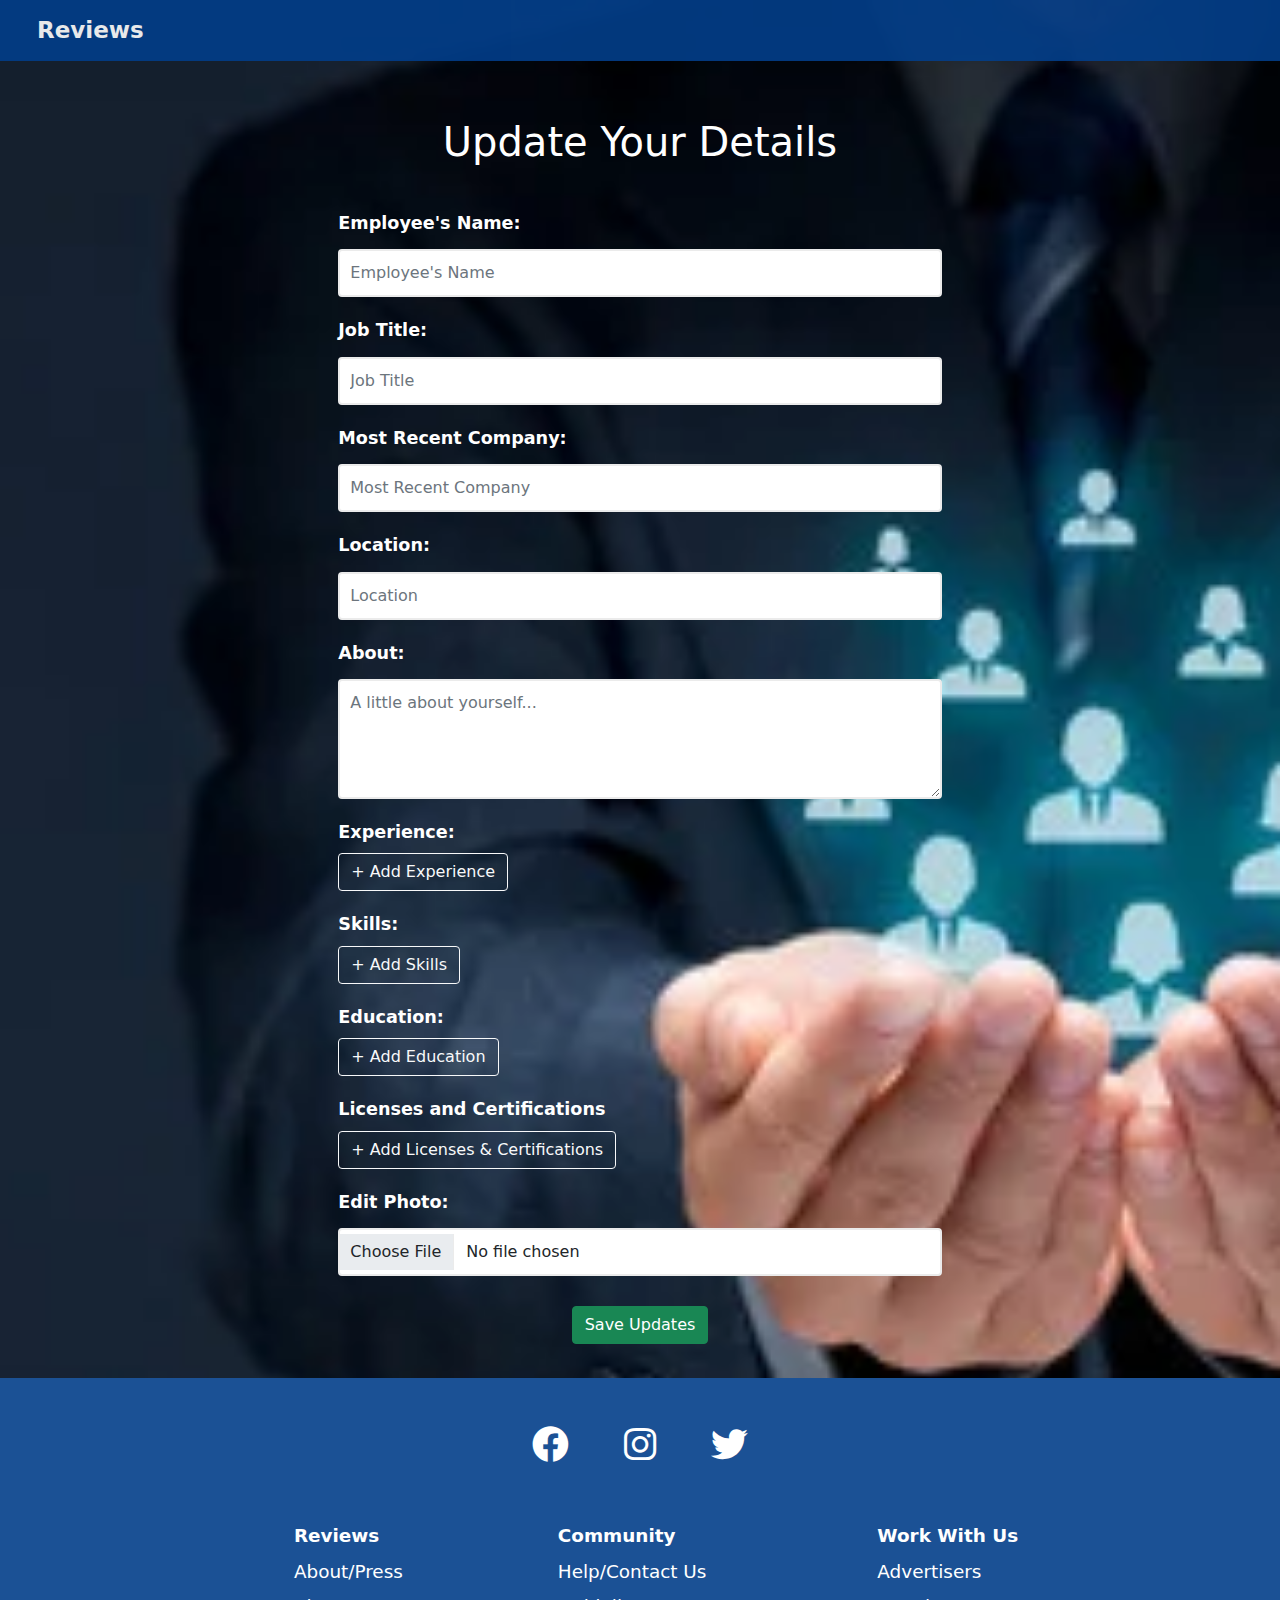
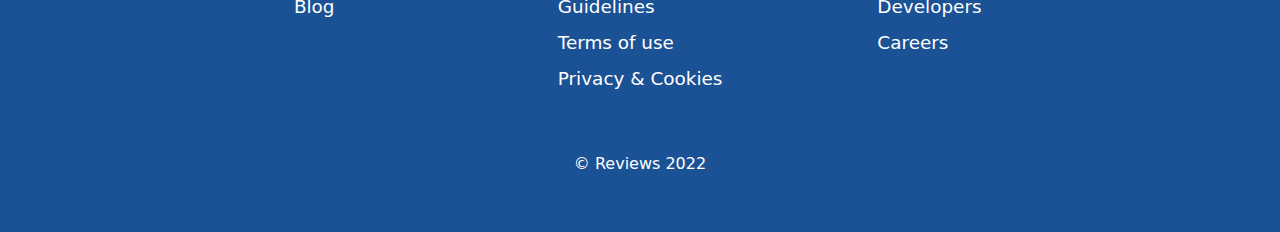
<file: employeeupdate.html>
<!DOCTYPE html>
<html lang="en">
<head>
    <meta charset="UTF-8">
    <meta http-equiv="X-UA-Compatible" content="IE=edge">
    <meta name="viewport" content="width=device-width, initial-scale=1.0">
    <title>Document</title>
    <link rel="stylesheet" href="css/bootstrap.min.css">
    <link rel="stylesheet" href="css/all.min.css">
    <link rel="stylesheet" href="https://cdnjs.cloudflare.com/ajax/libs/font-awesome/6.0.0/css/all.min.css">
    <link rel="stylesheet" href="css/style.css">
</head>
<body style="background-image: url('images/empupdate.webp'); background-repeat: no-repeat;
background-size: cover; background-position: center;">
    <header>
        <nav class="navbar navbar-light">
            <div class="container-fluid">
              <a class="navbar-brand" href="index.html">Reviews</a>
              <!-- <button type="button" class="btn btn-outline-light d-flex me-3" data-bs-toggle="modal" data-bs-target="#loginModal">
                Login
            </button> -->
            </div>
          </nav>
    </header>
    
    <main>
        <div class="container employeeupdate">
            <h1 class="text-center">Update Your Details</h1>
            <form action="employeedetails.html">

                <div class="form-group">
                  <label for="empname" class="form-label">Employee's Name:</label>
                  <input type="text" class="form-control input-lg" id="empname" placeholder="Employee's Name">
                </div>
              
                <div class="form-group">
                    <label for="jobtitle" class="form-label">Job Title:</label>
                    <input type="text" class="form-control input-lg" id="jobtitle" placeholder="Job Title">
                </div>
    
                <div class="form-group">
                    <label for="recentcompany" class="form-label">Most Recent Company:</label>
                    <input type="text" class="form-control input-lg" id="recentcompany" placeholder="Most Recent Company">
                </div>

                <div class="form-group">
                  <label for="location" class="form-label">Location:</label>
                  <input type="text" class="form-control input-lg" id="location" placeholder="Location">
                </div>

                <div class="form-group">
                  <label for="about" class="form-label">About:</label>
                  <textarea class="form-control" id="about" rows="4" placeholder="A little about yourself..."></textarea>
                </div>

                <div class="form-group">
                  <label for="experience" class="form-label">Experience:</label>
                  <button type="button" class="btn btn-outline-light d-block" id="experience" data-bs-toggle="modal" data-bs-target="#experienceModal">+ Add Experience</button>
                </div>

                <div class="form-group">
                  <label for="skills" class="form-label">Skills:</label>
                  <button type="button" class="btn btn-outline-light d-block" id="skills" data-bs-toggle="modal" data-bs-target="#skillsModal">+ Add Skills</button>
                </div>

                <div class="form-group">
                  <label for="education" class="form-label">Education:</label>
                  <button type="button" class="btn btn-outline-light d-block" id="education" data-bs-toggle="modal" data-bs-target="#educationModal">+ Add Education</button>
                </div>

                <div class="form-group">
                  <label for="landc" class="form-label">Licenses and Certifications</label>
                  <button type="button" class="btn btn-outline-light d-block" id="landc" data-bs-toggle="modal" data-bs-target="#landcModal">+ Add Licenses & Certifications</button>
                </div>

                <div class="form-group">
                  <label for="photo" class="form-label">Edit Photo:</label>
                  <input type="file" class="form-control input-lg" id="photo">
                </div>
    
                <button type="submit" class="btn btn-success submit">Save Updates</button>
            </form>
        </div>
    </main>

    <footer>
        <div class="container-fluid">
          <div class="social">
            <a href="#"><i class="fa-brands fa-facebook"></i></a>
            <a href="#"><i class="fa-brands fa-instagram"></i></a>
            <a href="#"><i class="fa-brands fa-twitter"></i></a>
          </div>
          
          <div class="lists">
            <ul>
              <li>Reviews</li>
              <li><a href="#">About/Press</a></li>
              <li><a href="#">Blog</a></li>
            </ul>
  
            <ul>
              <li>Community</li>
              <li><a href="#">Help/Contact Us</a></li>
              <li><a href="#">Guidelines</a></li>
              <li><a href="#">Terms of use</a></li>
              <li><a href="#">Privacy & Cookies</a></li>
            </ul>
  
            <ul>
              <li>Work With Us</li>
              <li><a href="#">Advertisers</a></li>
              <li><a href="#">Developers</a></li>
              <li><a href="#">Careers</a></li>
            </ul>
          </div>
  
          <p class="text-muted">
            &copy; Reviews 2022 
          </p> 
        </div>
    </footer>

    <!-- skills modal -->

    <div id="skillsModal" class="modal fade">
      <div class="modal-dialog modal-dialog-centered ">
          <div class="modal-content">
              <div class="modal-header text-white" style="background-color: #023e8a;">
                  <h5 class="modal-title">Skills</h5>
                  <button type="button" class="btn-close" data-bs-dismiss="modal" aria-label="Close"></button>
              </div>
              <div class="modal-body">
                  <div class="container">
                      <div class="d-flex flex-column ">
                          <form>

                            <div class="form-group">
                              <label for="addskills" class="form-label">Add Skills:</label>
                              <input type="text" class="form-control input-lg" id="addskills" placeholder="e.g. Adobe Photoshop">
                            </div>

                            <button type="submit" class="btn btn-primary btn-block btn-round">Add</button>
                          </form>
                      </div> 
                  </div>
              </div>
          </div>
      </div>
  </div>

  <!-- experience modal -->

  <div id="experienceModal" class="modal fade">
    <div class="modal-dialog modal-dialog-centered ">
        <div class="modal-content">
            <div class="modal-header text-white" style="background-color: #023e8a;">
                <h5 class="modal-title">Experience</h5>
                <button type="button" class="btn-close" data-bs-dismiss="modal" aria-label="Close"></button>
            </div>
            <div class="modal-body">
                <div class="container">
                    <div class="d-flex flex-column ">
                        <form>

                          <div class="form-group">
                            <label for="profile" class="form-label">Profile:</label>
                            <input type="text" class="form-control input-lg" id="profile" placeholder="e.g. Operations">
                          </div>

                          <div class="form-group">
                            <label for="organization" class="form-label">Organization:</label>
                            <input type="text" class="form-control input-lg" id="organization" placeholder="Organization's Name">
                          </div>

                          <div class="form-group">
                            <label for="location" class="form-label">Location:</label>
                            <input type="text" class="form-control input-lg" id="location" placeholder="Location">
                          </div>

                          <div class="form-group">
                            <label for="startdate" class="form-label">Start Date:</label>
                            <input type="date" class="form-control input-lg" id="startdate" placeholder="Choose Date">
                          </div>

                          <div class="form-group">
                            <label for="enddate" class="form-label">End Date:</label>
                            <input type="date" class="form-control input-lg" id="enddate" placeholder="Choose Date">
                          </div>

                          <div class="form-group">
                            <label for="description" class="form-label">Description: (Optional)</label>
                            <textarea class="form-control" id="description" rows="4" placeholder="Short description of work done"></textarea>
                          </div>

                          <button type="submit" class="btn btn-primary btn-block btn-round">Add</button>
                        </form>
                    </div> 
                </div>
            </div>
        </div>
    </div>
  </div>

  <script src="js/popper.min.js"></script>
  <script src="js/bootstrap.min.js"></script>
  <script src="js/app.js"></script>
</body>
</html>
</file>
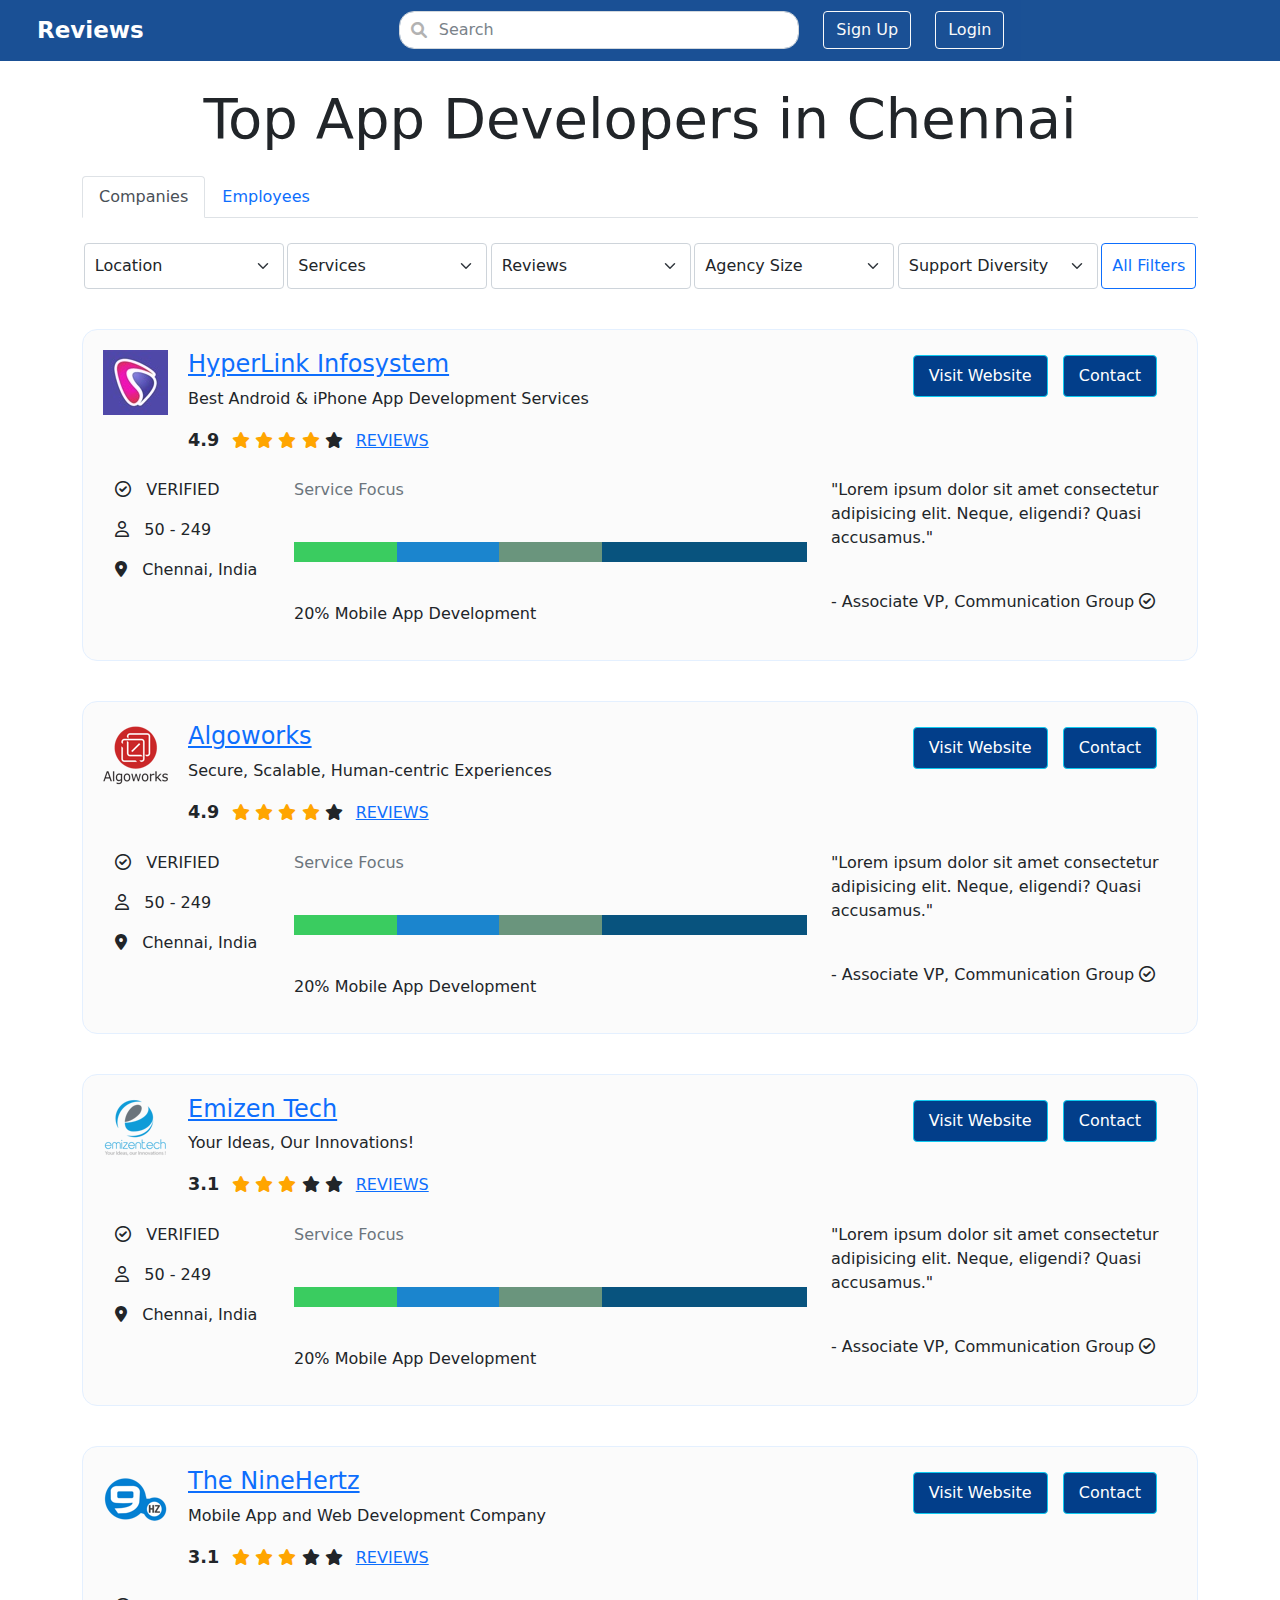
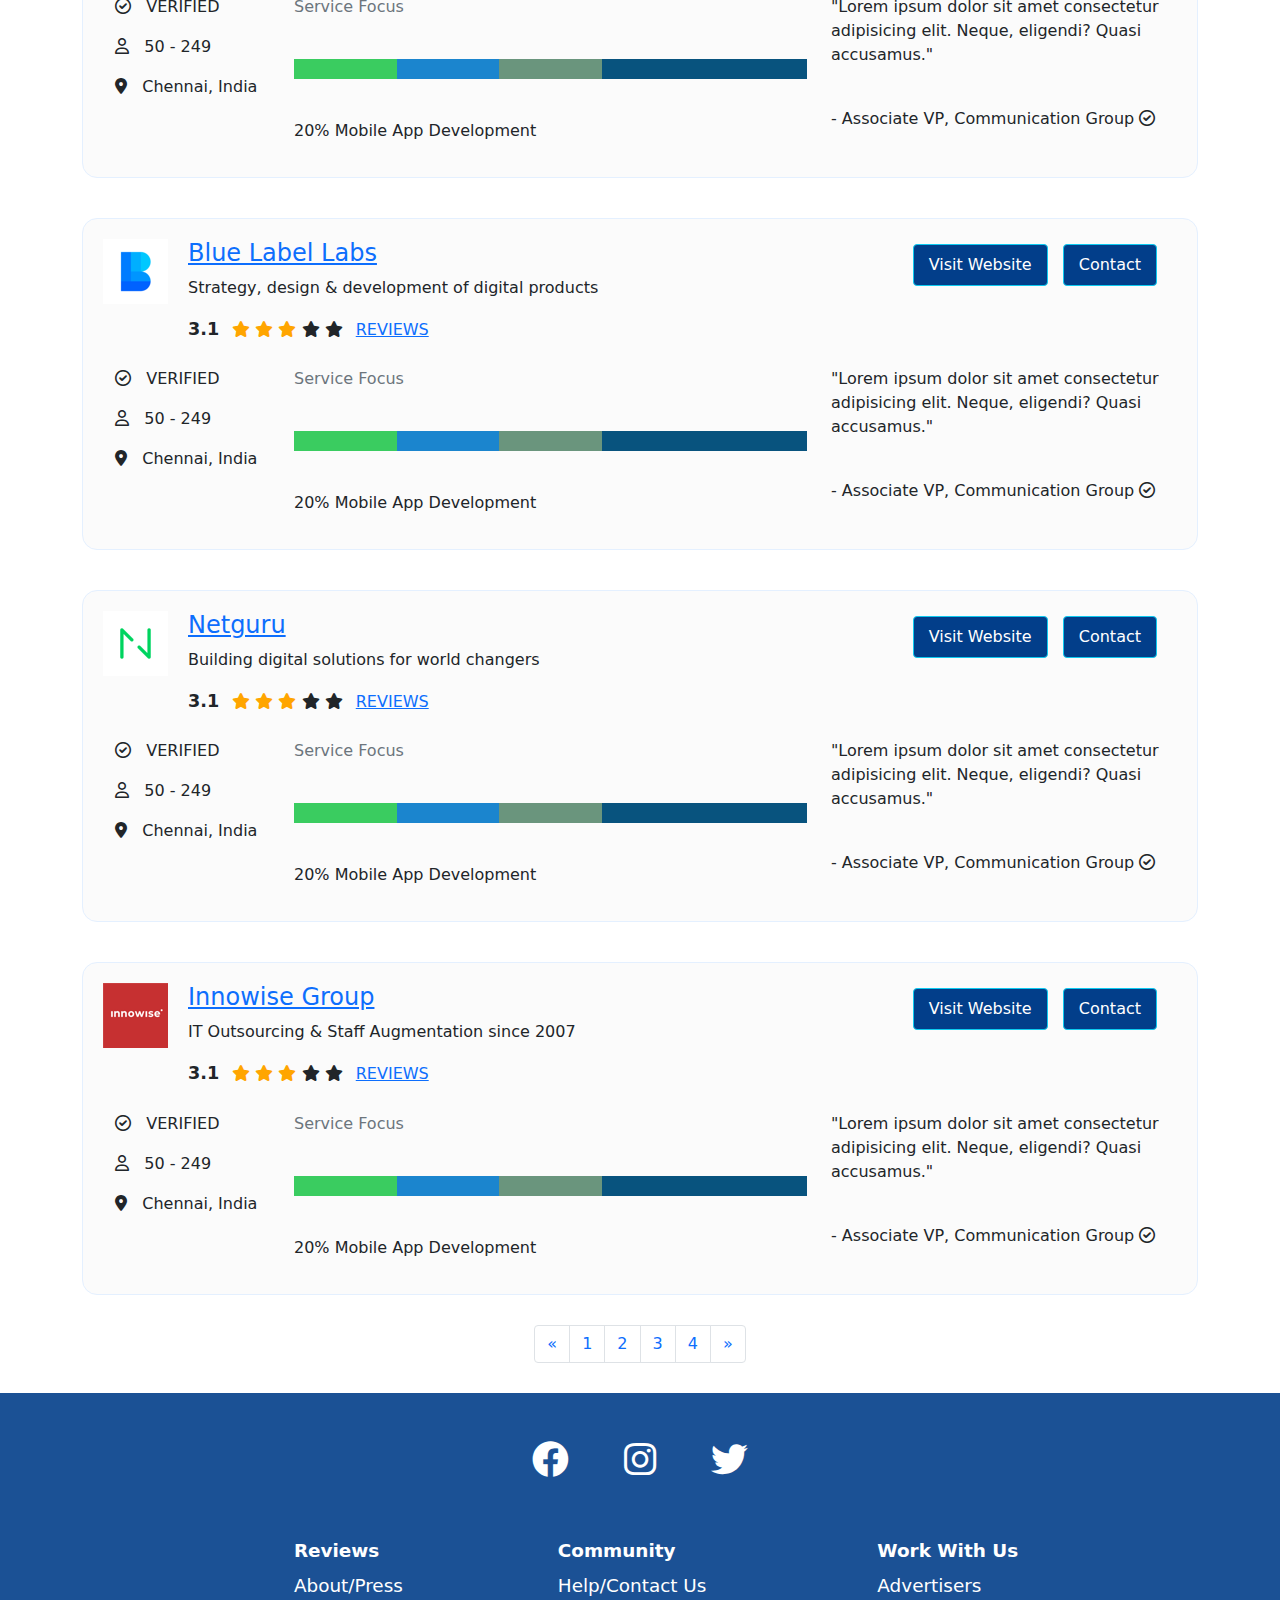
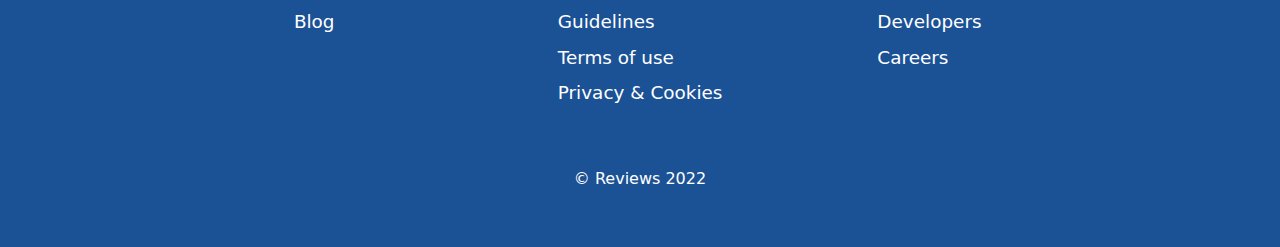
<file: review.html>
<!DOCTYPE html>
<html lang="en">
<head>
    <meta charset="UTF-8">
    <meta http-equiv="X-UA-Compatible" content="IE=edge">
    <meta name="viewport" content="width=device-width, initial-scale=1.0">
    <title>Document</title>
    <link rel="stylesheet" href="css/bootstrap.min.css">
    <link rel="stylesheet" href="css/all.min.css">
    <link rel="stylesheet" href="https://cdnjs.cloudflare.com/ajax/libs/font-awesome/6.0.0/css/all.min.css">
    <link rel="stylesheet" href="css/style.css">
</head>
<body>
    <header>
        <nav class="navbar navbar-expand-lg navbar-light">
            <div class="container-fluid">
              <a class="navbar-brand" href="index.html">Reviews</a>
              <button class="navbar-toggler" type="button" data-bs-toggle="collapse" data-bs-target="#navbarTogglerDemo02" aria-controls="navbarTogglerDemo02" aria-expanded="false" aria-label="Toggle navigation">
                <span class="navbar-toggler-icon"></span>
              </button>
              <div class="collapse navbar-collapse" id="navbarTogglerDemo02">
                <div class="form-group has-search d-flex">
                    <span class="fa fa-search form-control-feedback"></span>
                    <input type="search" class="form-control me-4" placeholder="Search" aria-label="Search">
                    <button type="button" class="btn btn-outline-light d-flex me-4" onclick="window.location.href='signup.html'">
                        Sign Up
                    </button>
                    <button type="button" class="btn btn-outline-light d-flex me-4" data-bs-toggle="modal" data-bs-target="#loginModal">
                        Login
                    </button>
                  </div>
              </div>
            </div>
        </nav>
    </header>
    
    <main>
        <div class="container review">
            <h1 class="display-4 text-center">Top App Developers in Chennai</h1>

            <ul class="nav nav-tabs mt-4 mb-3" id="myTab0" role="tablist">
                <li class="nav-item" role="presentation">
                  <button
                    class="nav-link active"
                    id="home-tab0"
                    data-bs-toggle="tab"
                    data-bs-target="#companies"
                    type="button"
                    role="tab"
                    aria-controls="home"
                    aria-selected="true">
                    Companies
                  </button>
                </li>
                <li class="nav-item" role="presentation">
                  <button
                    class="nav-link"
                    id="profile-tab0"
                    data-bs-toggle="tab"
                    data-bs-target="#employees"
                    type="button"
                    role="tab"
                    aria-controls="profile"
                    aria-selected="false">
                    Employees
                  </button>
                </li>
              </ul>

              <div class="tab-content" id="myTabContent">

                <div class="tab-pane fade show active" id="companies" role="tabpanel" aria-labelledby="home-tab0">
                    <div class="form-group">
                        <select class="form-select form-control input-lg" aria-label="Default select example" id="location" aria-placeholder="Select">
                            <option>Location</option>
                            <option>Delhi, India</option>
                            <option>Ahmedabad, India</option>
                            <option>Chennai, India</option>
                            <option>Chandigarh, India</option>
                        </select>

                        <select class="form-select form-control input-lg" aria-label="Default select example" id="lookingfor" aria-placeholder="Select">
                            <option>Services</option>
                            <option>Mobile App Development</option>
                            <option>Web Developers</option>
                            <option>Software Developers</option>
                            <option>eCommerce</option>
                            <option>Digital Marketing</option>
                            <option>SEO</option>
                            <option>IT Services</option>
                            <option>User Experience</option>
                        </select>

                        <select class="form-select form-control input-lg" aria-label="Default select example" id="reviewtype" aria-placeholder="Select">
                            <option>Reviews</option>
                            <option>1+</option>
                            <option>2+</option>
                            <option>3+</option>
                            <option>4+</option>
                            <option>5</option>
                        </select>

                        <select class="form-select form-control input-lg" aria-label="Default select example" id="agencysize" aria-placeholder="Select">
                            <option>Agency Size</option>
                            <option>2 - 9</option>
                            <option>10 - 49</option>
                            <option>50 - 249</option>
                            <option>250 - 999</option>
                            <option>1000 - 9999</option>
                            <option>10000+</option>
                        </select>

                        <select class="form-select form-control input-lg" aria-label="Default select example" id="diversity" aria-placeholder="Select">
                            <option>Support Diversity</option>
                            <option>Veteran Owned</option>
                            <option>Black Owned</option>
                            <option>Asian Owned</option>
                            <option>LGBTQ Owned</option>
                            <option>Women Owned</option>
                            <option>Minority Owned</option>
                        </select>

                        <button type="button" class="btn btn-outline-primary" style="padding:10px;">All Filters</button>
                    </div>

                    <div class="companylist mt-4">

                        <div class="container">
                            <div class="topcontainer">
                                <img src="images/company1.jpg" alt="">
                                <div>
                                    <h4><a href="companydetails.html">HyperLink Infosystem</a></h4>
                                    <p>Best Android & iPhone App Development Services</p>
                                    <span class="rating me-2">4.9</span>
                                    <a href="" class="star me-2">
                                        <span class="fa fa-star checked"></span>
                                        <span class="fa fa-star checked"></span>
                                        <span class="fa fa-star checked"></span>
                                        <span class="fa fa-star checked"></span>
                                        <span class="fa fa-star"></span>
                                    </a>
                                    <a href="companydetails.html#companyreviews" class="reviewlink">REVIEWS</a>
                                </div>
                                <div class="contactdet">
                                    <button type="button" class="btn btn-info">Visit Website</button>
                                    <button type="button" class="btn btn-info">Contact</button>
                                </div>
                            </div>
                            <div class="row">
                                <div class="col-lg-2">
                                    <p><i class="fa-regular fa-circle-check"></i> &nbsp; VERIFIED</p>
                                    <p><i class="fa-regular fa-user"></i> &nbsp; 50 - 249</p>
                                    <p><i class="fa-solid fa-location-dot"></i> &nbsp; Chennai, India</p>
                                </div>
                                <div class="col-lg-6">
                                    <div class="graphtitle text-muted">Service Focus</div>
                                    <div class="grapharea">
                                        <div class="graph d-flex">
                                            <div style="width: 20%;" data-bs-toggle="popover" data-bs-trigger="hover" data-bs-placement="top" data-bs-content="20% Mobile App Development"></div>
                                            <div style="width: 20%;" data-bs-toggle="popover" data-bs-trigger="hover" data-bs-placement="top" data-bs-content="20% Custom Software Development"></div>
                                            <div style="width: 20%;" data-bs-toggle="popover" data-bs-trigger="hover" data-bs-placement="top" data-bs-content="20% Branding"></div>
                                            <div style="width: 40%;" data-bs-toggle="popover" data-bs-trigger="hover" data-bs-placement="top" data-bs-content="40% Web Development"></div>
                                        </div>
                                    </div>
                                    <div>20% Mobile App Development</div>
                                </div>
                                <div class="col-lg-4">
                                    <p>"Lorem ipsum dolor sit amet consectetur adipisicing elit. Neque, eligendi? Quasi accusamus."</p>
                                    <br>
                                    <p>- Associate VP, Communication Group <i class="fa-regular fa-circle-check"></i></p>
                                </div>
                            </div>
                        </div>

                        <div class="container">
                            <div class="topcontainer">
                                <img src="images/company-2.png" alt="">
                                <div>
                                    <h4><a href="companydetails.html">Algoworks</a></h4>
                                    <p>Secure, Scalable, Human-centric Experiences</p>
                                    <span class="rating me-2">4.9</span>
                                    <a href="" class="star me-2">
                                        <span class="fa fa-star checked"></span>
                                        <span class="fa fa-star checked"></span>
                                        <span class="fa fa-star checked"></span>
                                        <span class="fa fa-star checked"></span>
                                        <span class="fa fa-star"></span>
                                    </a>
                                    <a href="companydetails.html#companyreviews" class="reviewlink">REVIEWS</a>
                                </div>
                                <div class="contactdet">
                                    <button type="button" class="btn btn-info">Visit Website</button>
                                    <button type="button" class="btn btn-info">Contact</button>
                                </div>
                            </div>
                            <div class="row">
                                <div class="col-lg-2">
                                    <p><i class="fa-regular fa-circle-check"></i> &nbsp; VERIFIED</p>
                                    <p><i class="fa-regular fa-user"></i> &nbsp; 50 - 249</p>
                                    <p><i class="fa-solid fa-location-dot"></i> &nbsp; Chennai, India</p>
                                </div>
                                <div class="col-lg-6">
                                    <div class="graphtitle text-muted">Service Focus</div>
                                    <div class="grapharea">
                                        <div class="graph d-flex">
                                            <div style="width: 20%;" data-bs-toggle="popover" data-bs-trigger="hover" data-bs-placement="top" data-bs-content="20% Mobile App Development"></div>
                                            <div style="width: 20%;" data-bs-toggle="popover" data-bs-trigger="hover" data-bs-placement="top" data-bs-content="20% Custom Software Development"></div>
                                            <div style="width: 20%;" data-bs-toggle="popover" data-bs-trigger="hover" data-bs-placement="top" data-bs-content="20% Branding"></div>
                                            <div style="width: 40%;" data-bs-toggle="popover" data-bs-trigger="hover" data-bs-placement="top" data-bs-content="40% Web Development"></div>
                                        </div>
                                    </div>
                                    <div>20% Mobile App Development</div>
                                </div>
                                <div class="col-lg-4">
                                    <p>"Lorem ipsum dolor sit amet consectetur adipisicing elit. Neque, eligendi? Quasi accusamus."</p>
                                    <br>
                                    <p>- Associate VP, Communication Group <i class="fa-regular fa-circle-check"></i></p>
                                </div>
                            </div>
                        </div>

                        <div class="container">
                            <div class="topcontainer">
                                <img src="images/company3.png" alt="">
                                <div>
                                    <h4><a href="companydetails.html">Emizen Tech</a></h4>
                                    <p>Your Ideas, Our Innovations!</p>
                                    <span class="rating me-2">3.1</span>
                                    <a href="" class="star me-2">
                                        <span class="fa fa-star checked"></span>
                                        <span class="fa fa-star checked"></span>
                                        <span class="fa fa-star checked"></span>
                                        <span class="fa fa-star"></span>
                                        <span class="fa fa-star"></span>
                                    </a>
                                    <a href="companydetails.html#companyreviews" class="reviewlink">REVIEWS</a>
                                </div>
                                <div class="contactdet">
                                    <button type="button" class="btn btn-info">Visit Website</button>
                                    <button type="button" class="btn btn-info">Contact</button>
                                </div>
                            </div>
                            <div class="row">
                                <div class="col-lg-2">
                                    <p><i class="fa-regular fa-circle-check"></i> &nbsp; VERIFIED</p>
                                    <p><i class="fa-regular fa-user"></i> &nbsp; 50 - 249</p>
                                    <p><i class="fa-solid fa-location-dot"></i> &nbsp; Chennai, India</p>
                                </div>
                                <div class="col-lg-6">
                                    <div class="graphtitle text-muted">Service Focus</div>
                                    <div class="grapharea">
                                        <div class="graph d-flex">
                                            <div style="width: 20%;" data-bs-toggle="popover" data-bs-trigger="hover" data-bs-placement="top" data-bs-content="20% Mobile App Development"></div>
                                            <div style="width: 20%;" data-bs-toggle="popover" data-bs-trigger="hover" data-bs-placement="top" data-bs-content="20% Custom Software Development"></div>
                                            <div style="width: 20%;" data-bs-toggle="popover" data-bs-trigger="hover" data-bs-placement="top" data-bs-content="20% Branding"></div>
                                            <div style="width: 40%;" data-bs-toggle="popover" data-bs-trigger="hover" data-bs-placement="top" data-bs-content="40% Web Development"></div>
                                        </div>
                                    </div>
                                    <div>20% Mobile App Development</div>
                                </div>
                                <div class="col-lg-4">
                                    <p>"Lorem ipsum dolor sit amet consectetur adipisicing elit. Neque, eligendi? Quasi accusamus."</p>
                                    <br>
                                    <p>- Associate VP, Communication Group <i class="fa-regular fa-circle-check"></i></p>
                                </div>
                            </div>
                        </div>

                        <div class="container">
                            <div class="topcontainer">
                                <img src="images/company4.png" alt="">
                                <div>
                                    <h4><a href="companydetails.html">The NineHertz</a></h4>
                                    <p>Mobile App and Web Development Company</p>
                                    <span class="rating me-2">3.1</span>
                                    <a href="" class="star me-2">
                                        <span class="fa fa-star checked"></span>
                                        <span class="fa fa-star checked"></span>
                                        <span class="fa fa-star checked"></span>
                                        <span class="fa fa-star"></span>
                                        <span class="fa fa-star"></span>
                                    </a>
                                    <a href="companydetails.html#companyreviews" class="reviewlink">REVIEWS</a>
                                </div>
                                <div class="contactdet">
                                    <button type="button" class="btn btn-info">Visit Website</button>
                                    <button type="button" class="btn btn-info">Contact</button>
                                </div>
                            </div>
                            <div class="row">
                                <div class="col-lg-2">
                                    <p><i class="fa-regular fa-circle-check"></i> &nbsp; VERIFIED</p>
                                    <p><i class="fa-regular fa-user"></i> &nbsp; 50 - 249</p>
                                    <p><i class="fa-solid fa-location-dot"></i> &nbsp; Chennai, India</p>
                                </div>
                                <div class="col-lg-6">
                                    <div class="graphtitle text-muted">Service Focus</div>
                                    <div class="grapharea">
                                        <div class="graph d-flex">
                                            <div style="width: 20%;" data-bs-toggle="popover" data-bs-trigger="hover" data-bs-placement="top" data-bs-content="20% Mobile App Development"></div>
                                            <div style="width: 20%;" data-bs-toggle="popover" data-bs-trigger="hover" data-bs-placement="top" data-bs-content="20% Custom Software Development"></div>
                                            <div style="width: 20%;" data-bs-toggle="popover" data-bs-trigger="hover" data-bs-placement="top" data-bs-content="20% Branding"></div>
                                            <div style="width: 40%;" data-bs-toggle="popover" data-bs-trigger="hover" data-bs-placement="top" data-bs-content="40% Web Development"></div>
                                        </div>
                                    </div>
                                    <div>20% Mobile App Development</div>
                                </div>
                                <div class="col-lg-4">
                                    <p>"Lorem ipsum dolor sit amet consectetur adipisicing elit. Neque, eligendi? Quasi accusamus."</p>
                                    <br>
                                    <p>- Associate VP, Communication Group <i class="fa-regular fa-circle-check"></i></p>
                                </div>
                            </div>
                        </div>

                        <div class="container">
                            <div class="topcontainer">
                                <img src="images/company5.png" alt="">
                                <div>
                                    <h4><a href="companydetails.html">Blue Label Labs</a></h4>
                                    <p>Strategy, design & development of digital products</p>
                                    <span class="rating me-2">3.1</span>
                                    <a href="" class="star me-2">
                                        <span class="fa fa-star checked"></span>
                                        <span class="fa fa-star checked"></span>
                                        <span class="fa fa-star checked"></span>
                                        <span class="fa fa-star"></span>
                                        <span class="fa fa-star"></span>
                                    </a>
                                    <a href="companydetails.html#companyreviews" class="reviewlink">REVIEWS</a>
                                </div>
                                <div class="contactdet">
                                    <button type="button" class="btn btn-info">Visit Website</button>
                                    <button type="button" class="btn btn-info">Contact</button>
                                </div>
                            </div>
                            <div class="row">
                                <div class="col-lg-2">
                                    <p><i class="fa-regular fa-circle-check"></i> &nbsp; VERIFIED</p>
                                    <p><i class="fa-regular fa-user"></i> &nbsp; 50 - 249</p>
                                    <p><i class="fa-solid fa-location-dot"></i> &nbsp; Chennai, India</p>
                                </div>
                                <div class="col-lg-6">
                                    <div class="graphtitle text-muted">Service Focus</div>
                                    <div class="grapharea">
                                        <div class="graph d-flex">
                                            <div style="width: 20%;" data-bs-toggle="popover" data-bs-trigger="hover" data-bs-placement="top" data-bs-content="20% Mobile App Development"></div>
                                            <div style="width: 20%;" data-bs-toggle="popover" data-bs-trigger="hover" data-bs-placement="top" data-bs-content="20% Custom Software Development"></div>
                                            <div style="width: 20%;" data-bs-toggle="popover" data-bs-trigger="hover" data-bs-placement="top" data-bs-content="20% Branding"></div>
                                            <div style="width: 40%;" data-bs-toggle="popover" data-bs-trigger="hover" data-bs-placement="top" data-bs-content="40% Web Development"></div>
                                        </div>
                                    </div>
                                    <div>20% Mobile App Development</div>
                                </div>
                                <div class="col-lg-4">
                                    <p>"Lorem ipsum dolor sit amet consectetur adipisicing elit. Neque, eligendi? Quasi accusamus."</p>
                                    <br>
                                    <p>- Associate VP, Communication Group <i class="fa-regular fa-circle-check"></i></p>
                                </div>
                            </div>
                        </div>

                        <div class="container">
                            <div class="topcontainer">
                                <img src="images/company6.png" alt="">
                                <div>
                                    <h4><a href="companydetails.html">Netguru</a></h4>
                                    <p>Building digital solutions for world changers</p>
                                    <span class="rating me-2">3.1</span>
                                    <a href="" class="star me-2">
                                        <span class="fa fa-star checked"></span>
                                        <span class="fa fa-star checked"></span>
                                        <span class="fa fa-star checked"></span>
                                        <span class="fa fa-star"></span>
                                        <span class="fa fa-star"></span>
                                    </a>
                                    <a href="companydetails.html#companyreviews" class="reviewlink">REVIEWS</a>
                                </div>
                                <div class="contactdet">
                                    <button type="button" class="btn btn-info">Visit Website</button>
                                    <button type="button" class="btn btn-info">Contact</button>
                                </div>
                            </div>
                            <div class="row">
                                <div class="col-lg-2">
                                    <p><i class="fa-regular fa-circle-check"></i> &nbsp; VERIFIED</p>
                                    <p><i class="fa-regular fa-user"></i> &nbsp; 50 - 249</p>
                                    <p><i class="fa-solid fa-location-dot"></i> &nbsp; Chennai, India</p>
                                </div>
                                <div class="col-lg-6">
                                    <div class="graphtitle text-muted">Service Focus</div>
                                    <div class="grapharea">
                                        <div class="graph d-flex">
                                            <div style="width: 20%;" data-bs-toggle="popover" data-bs-trigger="hover" data-bs-placement="top" data-bs-content="20% Mobile App Development"></div>
                                            <div style="width: 20%;" data-bs-toggle="popover" data-bs-trigger="hover" data-bs-placement="top" data-bs-content="20% Custom Software Development"></div>
                                            <div style="width: 20%;" data-bs-toggle="popover" data-bs-trigger="hover" data-bs-placement="top" data-bs-content="20% Branding"></div>
                                            <div style="width: 40%;" data-bs-toggle="popover" data-bs-trigger="hover" data-bs-placement="top" data-bs-content="40% Web Development"></div>
                                        </div>
                                    </div>
                                    <div>20% Mobile App Development</div>
                                </div>
                                <div class="col-lg-4">
                                    <p>"Lorem ipsum dolor sit amet consectetur adipisicing elit. Neque, eligendi? Quasi accusamus."</p>
                                    <br>
                                    <p>- Associate VP, Communication Group <i class="fa-regular fa-circle-check"></i></p>
                                </div>
                            </div>
                        </div>

                        <div class="container">
                            <div class="topcontainer">
                                <img src="images/company7.png" alt="">
                                <div>
                                    <h4><a href="companydetails.html">Innowise Group</a></h4>
                                    <p>IT Outsourcing & Staff Augmentation since 2007</p>
                                    <span class="rating me-2">3.1</span>
                                    <a href="" class="star me-2">
                                        <span class="fa fa-star checked"></span>
                                        <span class="fa fa-star checked"></span>
                                        <span class="fa fa-star checked"></span>
                                        <span class="fa fa-star"></span>
                                        <span class="fa fa-star"></span>
                                    </a>
                                    <a href="companydetails.html#companyreviews" class="reviewlink">REVIEWS</a>
                                </div>
                                <div class="contactdet">
                                    <button type="button" class="btn btn-info">Visit Website</button>
                                    <button type="button" class="btn btn-info">Contact</button>
                                </div>
                            </div>
                            <div class="row">
                                <div class="col-lg-2">
                                    <p><i class="fa-regular fa-circle-check"></i> &nbsp; VERIFIED</p>
                                    <p><i class="fa-regular fa-user"></i> &nbsp; 50 - 249</p>
                                    <p><i class="fa-solid fa-location-dot"></i> &nbsp; Chennai, India</p>
                                </div>
                                <div class="col-lg-6">
                                    <div class="graphtitle text-muted">Service Focus</div>
                                    <div class="grapharea">
                                        <div class="graph d-flex">
                                            <div style="width: 20%;" data-bs-toggle="popover" data-bs-trigger="hover" data-bs-placement="top" data-bs-content="20% Mobile App Development"></div>
                                            <div style="width: 20%;" data-bs-toggle="popover" data-bs-trigger="hover" data-bs-placement="top" data-bs-content="20% Custom Software Development"></div>
                                            <div style="width: 20%;" data-bs-toggle="popover" data-bs-trigger="hover" data-bs-placement="top" data-bs-content="20% Branding"></div>
                                            <div style="width: 40%;" data-bs-toggle="popover" data-bs-trigger="hover" data-bs-placement="top" data-bs-content="40% Web Development"></div>
                                        </div>
                                    </div>
                                    <div>20% Mobile App Development</div>
                                </div>
                                <div class="col-lg-4">
                                    <p>"Lorem ipsum dolor sit amet consectetur adipisicing elit. Neque, eligendi? Quasi accusamus."</p>
                                    <br>
                                    <p>- Associate VP, Communication Group <i class="fa-regular fa-circle-check"></i></p>
                                </div>
                            </div>
                        </div>

                    </div>
                    <nav aria-label="Page navigation example">
                        <ul class="pagination">
                          <li class="page-item">
                            <a class="page-link" href="#" aria-label="Previous">
                              <span aria-hidden="true">&laquo;</span>
                            </a>
                          </li>
                          <li class="page-item"><a class="page-link" href="#">1</a></li>
                          <li class="page-item"><a class="page-link" href="#">2</a></li>
                          <li class="page-item"><a class="page-link" href="#">3</a></li>
                          <li class="page-item"><a class="page-link" href="#">4</a></li>
                          <li class="page-item">
                            <a class="page-link" href="#" aria-label="Next">
                              <span aria-hidden="true">&raquo;</span>
                            </a>
                          </li>
                        </ul>
                      </nav>
                </div>

                <div class="tab-pane fade" id="employees" role="tabpanel" aria-labelledby="profile-tab0">
                    <div class="form-group">
                        <select class="form-select form-control input-lg" aria-label="Default select example" id="location" aria-placeholder="Select">
                            <option>Location</option>
                            <option>Delhi, India</option>
                            <option>Ahmedabad, India</option>
                            <option>Chennai, India</option>
                            <option>Chandigarh, India</option>
                        </select>

                        <select class="form-select form-control input-lg" aria-label="Default select example" id="lookingfor" aria-placeholder="Select">
                            <option>Services</option>
                            <option>Mobile App Development</option>
                            <option>Web Developers</option>
                            <option>Software Developers</option>
                            <option>eCommerce</option>
                            <option>Digital Marketing</option>
                            <option>SEO</option>
                            <option>IT Services</option>
                            <option>User Experience</option>
                        </select>

                        <select class="form-select form-control input-lg" aria-label="Default select example" id="reviewtype" aria-placeholder="Select">
                            <option>Reviews</option>
                            <option>1+</option>
                            <option>2+</option>
                            <option>3+</option>
                            <option>4+</option>
                            <option>5</option>
                        </select>

                        <select class="form-select form-control input-lg" aria-label="Default select example" id="experience" aria-placeholder="Select">
                            <option>Experience</option>
                            <option>0 - 1</option>
                            <option>2 - 4</option>
                            <option>4 - 6</option>
                            <option>6 - 8</option>
                            <option>8 - 10</option>
                            <option>10+</option>
                        </select>

                        <button type="button" class="btn btn-outline-primary"style="padding:10px;">All Filters</button>
                    </div>

                    <div class="employeelist mt-4">

                        <div class="container">
                            <div class="topcontainer">
                                <img src="images/employee1.png" alt="">
                                <div>
                                    <h4><a href="employeedetails.html">Simran Wadhwa</a></h4>
                                    <p>Senior App Developer at ABC Pvt. Ltd.</p>
                                    <span class="rating me-2">4.9</span>
                                    <a href="" class="star me-2">
                                        <span class="fa fa-star checked"></span>
                                        <span class="fa fa-star checked"></span>
                                        <span class="fa fa-star checked"></span>
                                        <span class="fa fa-star checked"></span>
                                        <span class="fa fa-star"></span>
                                    </a>
                                    <a href="" class="reviewlink">REVIEWS</a>
                                </div>
                                <div class="contactdet">
                                    <button type="button" class="btn btn-info">Contact</button>
                                </div>
                            </div>
                            <div class="row">
                                <div class="col-lg-4">
                                    <p><i class="fa fa-briefcase"></i> &nbsp; Experience: 3+ years</p>
                                    <p><i class="fa-solid fa-laptop-code"></i> &nbsp; Skills:&nbsp; <span>C#</span> <span>Java</span> <span>Android</span></p>
                                    <p><i class="fa-solid fa-location-dot"></i> &nbsp; Chennai, India</p>
                                </div>
                                <div class="col-lg-6">
                                    <p>"Lorem ipsum dolor sit amet consectetur adipisicing elit. Neque, eligendi? Quasi accusamus."</p>
                                    <br>
                                    <p>- Technical Lead, ABC Pvt. Ltd. <i class="fa-regular fa-circle-check"></i></p>
                                </div>
                            </div>
                        </div>

                        <div class="container">
                            <div class="topcontainer">
                                <img src="images/employee2.jpg" alt="">
                                <div>
                                    <h4><a href="employeedetails.html">Richa Singh</a></h4>
                                    <p>Senior App Developer at HyperLink Infosystem</p>
                                    <span class="rating me-2">4.9</span>
                                    <a href="" class="star me-2">
                                        <span class="fa fa-star checked"></span>
                                        <span class="fa fa-star checked"></span>
                                        <span class="fa fa-star checked"></span>
                                        <span class="fa fa-star checked"></span>
                                        <span class="fa fa-star"></span>
                                    </a>
                                    <a href="" class="reviewlink">REVIEWS</a>
                                </div>
                                <div class="contactdet">
                                    <button type="button" class="btn btn-info">Contact</button>
                                </div>
                            </div>
                            <div class="row">
                                <div class="col-lg-4">
                                    <p><i class="fa fa-briefcase"></i> &nbsp; Experience: 3+ years</p>
                                    <p><i class="fa-solid fa-laptop-code"></i> &nbsp; Skills:&nbsp; <span>C#</span> <span>Java</span> <span>Android</span></p>
                                    <p><i class="fa-solid fa-location-dot"></i> &nbsp; Chennai, India</p>
                                </div>
                                <div class="col-lg-6">
                                    <p>"Lorem ipsum dolor sit amet consectetur adipisicing elit. Neque, eligendi? Quasi accusamus."</p>
                                    <br>
                                    <p>- Technical Lead, Hyperlink Infosystem <i class="fa-regular fa-circle-check"></i></p>
                                </div>
                            </div>
                        </div>

                        <div class="container">
                            <div class="topcontainer">
                                <img src="images/employee3.jpg" alt="">
                                <div>
                                    <h4><a href="employeedetails.html">Yash Sharma</a></h4>
                                    <p>Senior App Developer at Algoworks</p>
                                    <span class="rating me-2">3.1</span>
                                    <a href="" class="star me-2">
                                        <span class="fa fa-star checked"></span>
                                        <span class="fa fa-star checked"></span>
                                        <span class="fa fa-star checked"></span>
                                        <span class="fa fa-star"></span>
                                        <span class="fa fa-star"></span>
                                    </a>
                                    <a href="" class="reviewlink">REVIEWS</a>
                                </div>
                                <div class="contactdet">
                                    <button type="button" class="btn btn-info">Contact</button>
                                </div>
                            </div>
                            <div class="row">
                                <div class="col-lg-4">
                                    <p><i class="fa fa-briefcase"></i> &nbsp; Experience: 3+ years</p>
                                    <p><i class="fa-solid fa-laptop-code"></i> &nbsp; Skills:&nbsp; <span>C#</span> <span>Java</span> <span>Android</span></p>
                                    <p><i class="fa-solid fa-location-dot"></i> &nbsp; Chennai, India</p>
                                </div>
                                <div class="col-lg-6">
                                    <p>"Lorem ipsum dolor sit amet consectetur adipisicing elit. Neque, eligendi? Quasi accusamus."</p>
                                    <br>
                                    <p>- Technical Lead, Algoworks <i class="fa-regular fa-circle-check"></i></p>
                                </div>
                            </div>
                        </div>

                        <div class="container">
                            <div class="topcontainer">
                                <img src="images/employee4.jpg" alt="">
                                <div>
                                    <h4><a href="employeedetails.html">Kartik Gupta</a></h4>
                                    <p>Senior App Developer at Blue Label Labs</p>
                                    <span class="rating me-2">3.1</span>
                                    <a href="" class="star me-2">
                                        <span class="fa-solid fa-star checked"></span>
                                        <span class="fa-solid fa-star checked"></span>
                                        <span class="fa-solid fa-star checked"></span>
                                        <span class="fa-solid fa-star"></span>
                                        <span class="fa-solid fa-star"></span>
                                    </a>
                                    <a href="" class="reviewlink">REVIEWS</a>
                                </div>
                                <div class="contactdet">
                                    <button type="button" class="btn btn-info">Contact</button>
                                </div>
                            </div>
                            <div class="row">
                                <div class="col-lg-4">
                                    <p><i class="fa fa-briefcase"></i> &nbsp; Experience: 3+ years</p>
                                    <p><i class="fa-solid fa-laptop-code"></i> &nbsp; Skills:&nbsp; <span>C#</span> <span>Java</span> <span>Android</span></p>
                                    <p><i class="fa-solid fa-location-dot"></i> &nbsp; Chennai, India</p>
                                </div>
                                <div class="col-lg-6">
                                    <p>"Lorem ipsum dolor sit amet consectetur adipisicing elit. Neque, eligendi? Quasi accusamus."</p>
                                    <br>
                                    <p>- Technical Lead, Blue Label Labs <i class="fa-regular fa-circle-check"></i></p>
                                </div>
                            </div>
                        </div>

                        <div class="container">
                            <div class="topcontainer">
                                <img src="images/employee5.png" alt="">
                                <div>
                                    <h4><a href="employeedetails.html">Ayush Rana</a></h4>
                                    <p>Senior App Developer at Netguru</p>
                                    <span class="rating me-2">3.1</span>
                                    <a href="" class="star me-2">
                                        <span class="fa fa-star checked"></span>
                                        <span class="fa fa-star checked"></span>
                                        <span class="fa fa-star checked"></span>
                                        <span class="fa fa-star"></span>
                                        <span class="fa fa-star"></span>
                                    </a>
                                    <a href="" class="reviewlink">REVIEWS</a>
                                </div>
                                <div class="contactdet">
                                    <button type="button" class="btn btn-info">Contact</button>
                                </div>
                            </div>
                            <div class="row">
                                <div class="col-lg-4">
                                    <p><i class="fa fa-briefcase"></i> &nbsp; Experience: 3+ years</p>
                                    <p><i class="fa-solid fa-laptop-code"></i> &nbsp; Skills:&nbsp; <span>C#</span> <span>Java</span> <span>Android</span></p>
                                    <p><i class="fa-solid fa-location-dot"></i> &nbsp; Chennai, India</p>
                                </div>
                                <div class="col-lg-6">
                                    <p>"Lorem ipsum dolor sit amet consectetur adipisicing elit. Neque, eligendi? Quasi accusamus."</p>
                                    <br>
                                    <p>- Technical Lead, Netguru <i class="fa-regular fa-circle-check"></i></p>
                                </div>
                            </div>
                        </div>

                        <div class="container">
                            <div class="topcontainer">
                                <img src="images/employee6.png" alt="">
                                <div>
                                    <h4><a href="employeedetails.html">Sakshi Goel</a></h4>
                                    <p>Senior App Developer at Innowise Group</p>
                                    <span class="rating me-2">3.1</span>
                                    <a href="" class="star me-2">
                                        <span class="fa fa-star checked"></span>
                                        <span class="fa fa-star checked"></span>
                                        <span class="fa fa-star checked"></span>
                                        <span class="fa fa-star"></span>
                                        <span class="fa fa-star"></span>
                                    </a>
                                    <a href="" class="reviewlink">REVIEWS</a>
                                </div>
                                <div class="contactdet">
                                    <button type="button" class="btn btn-info">Contact</button>
                                </div>
                            </div>
                            <div class="row">
                                <div class="col-lg-4">
                                    <p><i class="fa fa-briefcase"></i> &nbsp; Experience: 3+ years</p>
                                    <p><i class="fa-solid fa-laptop-code"></i> &nbsp; Skills:&nbsp; <span>C#</span> <span>Java</span> <span>Android</span></p>
                                    <p><i class="fa-solid fa-location-dot"></i> &nbsp; Chennai, India</p>
                                </div>
                                <div class="col-lg-6">
                                    <p>"Lorem ipsum dolor sit amet consectetur adipisicing elit. Neque, eligendi? Quasi accusamus."</p>
                                    <br>
                                    <p>- Technical Lead, Innowise Group <i class="fa-regular fa-circle-check"></i></p>
                                </div>
                            </div>
                        </div>

                        <div class="container">
                            <div class="topcontainer">
                                <img src="images/employee7.png" alt="">
                                <div>
                                    <h4><a href="employeedetails.html">Ramya Gupta</a></h4>
                                    <p>Senior App Developer at Emizen Tech</p>
                                    <span class="rating me-2">3.1</span>
                                    <a href="" class="star me-2">
                                        <span class="fa fa-star checked"></span>
                                        <span class="fa fa-star checked"></span>
                                        <span class="fa fa-star checked"></span>
                                        <span class="fa fa-star"></span>
                                        <span class="fa fa-star"></span>
                                    </a>
                                    <a href="" class="reviewlink">REVIEWS</a>
                                </div>
                                <div class="contactdet">
                                    <button type="button" class="btn btn-info">Contact</button>
                                </div>
                            </div>
                            <div class="row">
                                <div class="col-lg-4">
                                    <p><i class="fa fa-briefcase"></i> &nbsp; Experience: 3+ years</p>
                                    <p><i class="fa-solid fa-laptop-code"></i> &nbsp; Skills:&nbsp; <span>C#</span> <span>Java</span> <span>Android</span></p>
                                    <p><i class="fa-solid fa-location-dot"></i> &nbsp; Chennai, India</p>
                                </div>
                                <div class="col-lg-6">
                                    <p>"Lorem ipsum dolor sit amet consectetur adipisicing elit. Neque, eligendi? Quasi accusamus."</p>
                                    <br>
                                    <p>- Technical Lead, Emizen Tech <i class="fa-regular fa-circle-check"></i></p>
                                </div>
                            </div>
                        </div>

                    </div>
                    <nav aria-label="Page navigation example">
                        <ul class="pagination">
                          <li class="page-item">
                            <a class="page-link" href="#" aria-label="Previous">
                              <span aria-hidden="true">&laquo;</span>
                            </a>
                          </li>
                          <li class="page-item"><a class="page-link" href="#">1</a></li>
                          <li class="page-item"><a class="page-link" href="#">2</a></li>
                          <li class="page-item"><a class="page-link" href="#">3</a></li>
                          <li class="page-item"><a class="page-link" href="#">4</a></li>
                          <li class="page-item">
                            <a class="page-link" href="#" aria-label="Next">
                              <span aria-hidden="true">&raquo;</span>
                            </a>
                          </li>
                        </ul>
                      </nav>
                </div>
              </div>
        </div>
    </main>

    <footer>
        <div class="container-fluid">
          <div class="social">
            <a href="#"><i class="fa-brands fa-facebook"></i></a>
            <a href="#"><i class="fa-brands fa-instagram"></i></a>
            <a href="#"><i class="fa-brands fa-twitter"></i></a>
          </div>
          
          <div class="lists">
            <ul>
              <li>Reviews</li>
              <li><a href="#">About/Press</a></li>
              <li><a href="#">Blog</a></li>
            </ul>
  
            <ul>
              <li>Community</li>
              <li><a href="#">Help/Contact Us</a></li>
              <li><a href="#">Guidelines</a></li>
              <li><a href="#">Terms of use</a></li>
              <li><a href="#">Privacy & Cookies</a></li>
            </ul>
  
            <ul>
              <li>Work With Us</li>
              <li><a href="#">Advertisers</a></li>
              <li><a href="#">Developers</a></li>
              <li><a href="#">Careers</a></li>
            </ul>
          </div>
  
          <p class="text-muted">
            &copy; Reviews 2022 
          </p> 
        </div>
      </footer>
      
      <script src="js/popper.min.js"></script>
      <script src="js/bootstrap.min.js"></script>
      <script src="js/app.js"></script>
</body>
</html>
</file>
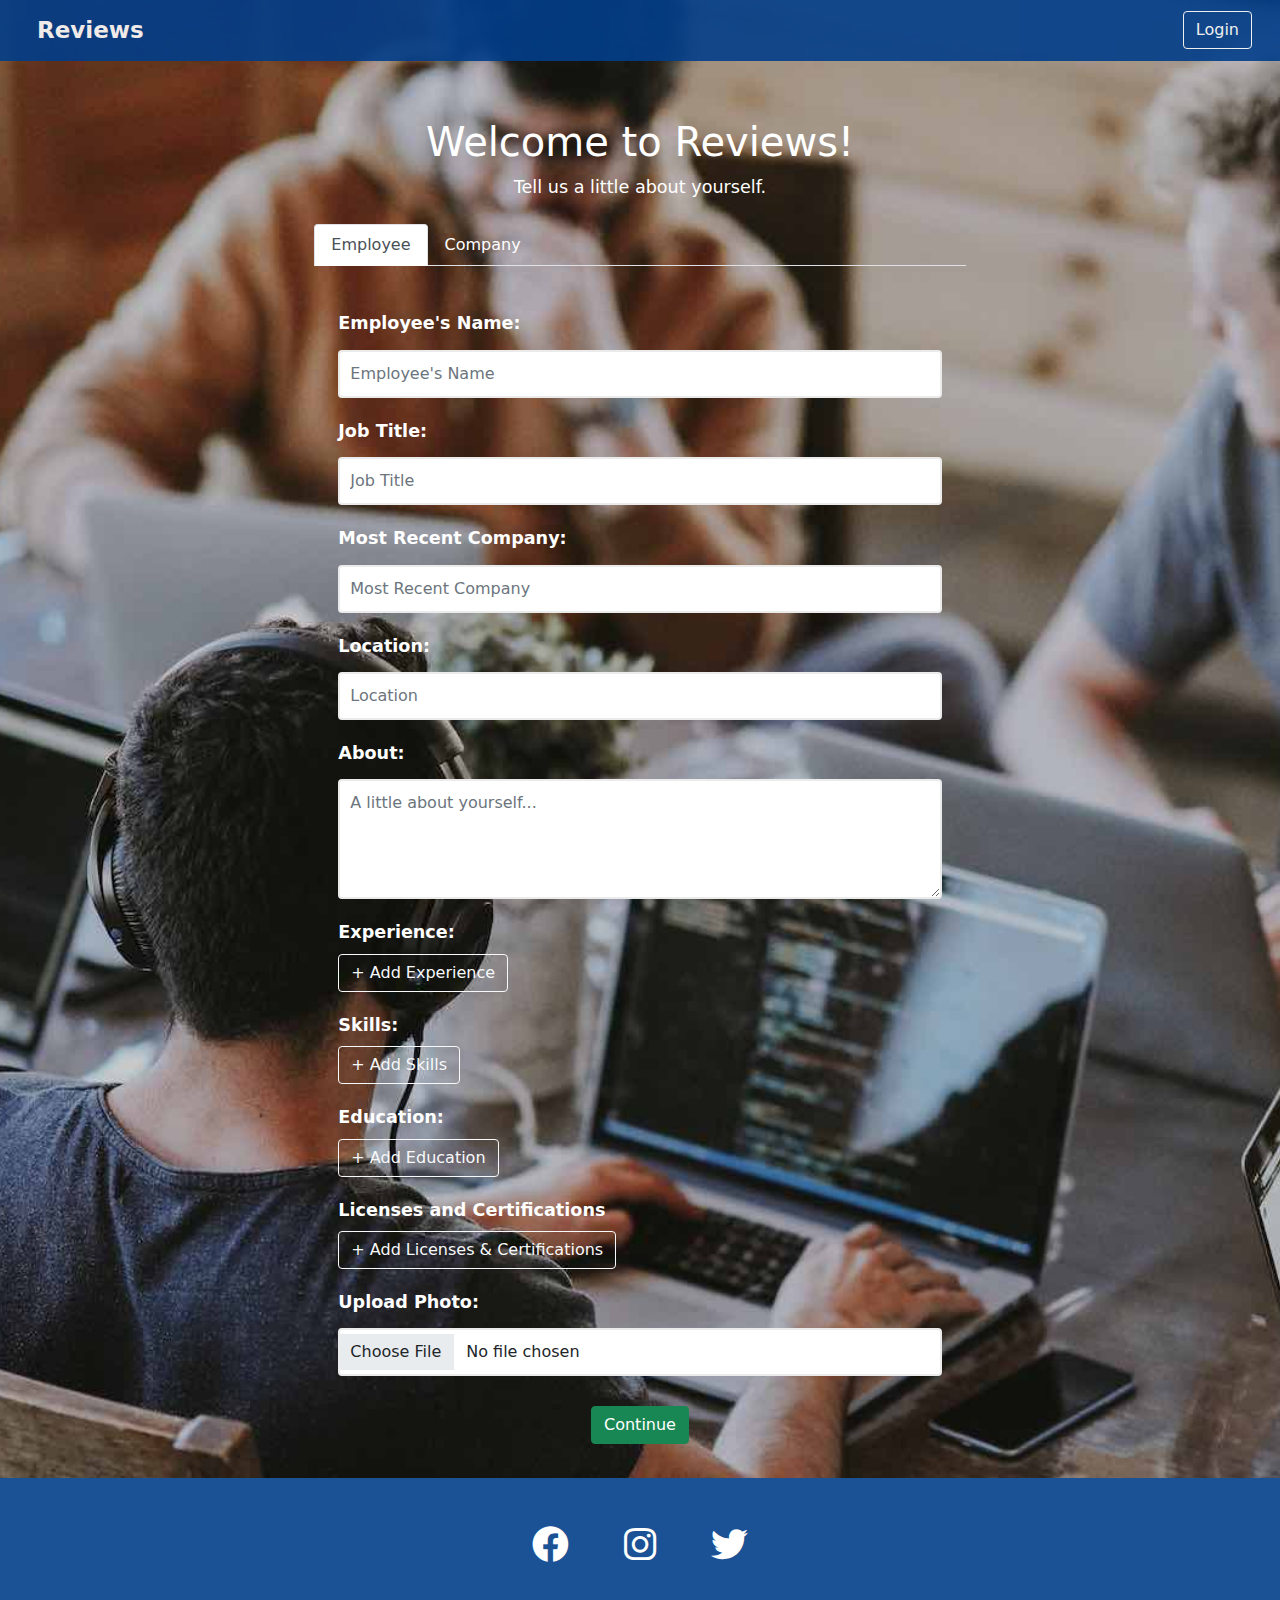
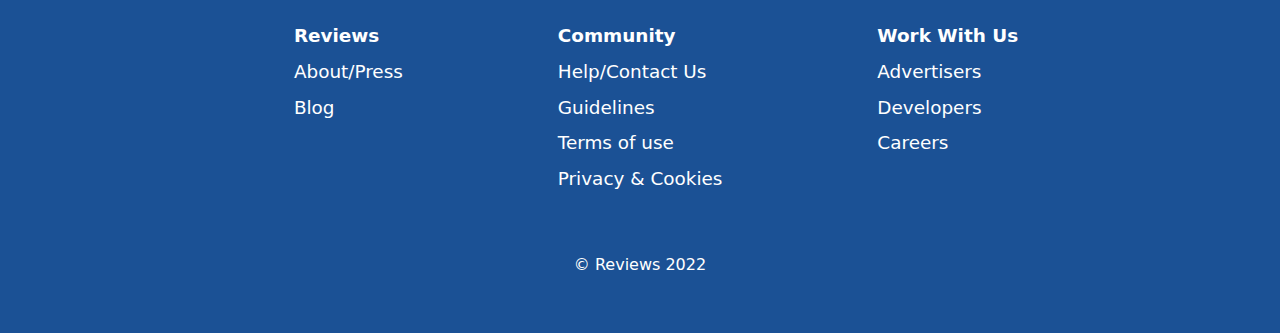
<file: signup.html>
<!DOCTYPE html>
<html lang="en">
<head>
    <meta charset="UTF-8">
    <meta http-equiv="X-UA-Compatible" content="IE=edge">
    <meta name="viewport" content="width=device-width, initial-scale=1.0">
    <title>Document</title>
    <link rel="stylesheet" href="css/bootstrap.min.css">
    <link rel="stylesheet" href="css/all.min.css">
    <link rel="stylesheet" href="https://cdnjs.cloudflare.com/ajax/libs/font-awesome/6.0.0/css/all.min.css">
    <link rel="stylesheet" href="css/style.css">
</head>
<body style="background-image: url('images/empb4.jpg'); background-repeat: no-repeat;
background-size: cover; background-position: center;">
    <header>
        <nav class="navbar navbar-light">
            <div class="container-fluid">
              <a class="navbar-brand" href="index.html">Reviews</a>
              <button type="button" class="btn btn-outline-light d-flex me-3" data-bs-toggle="modal" data-bs-target="#loginModal">
                Login
            </button>
            </div>
          </nav>
    </header>

    <main>
        <div class="container signup">
            <h1 class="text-center">Welcome to Reviews!</h1>
            <p class="text-center">Tell us a little about yourself.</p>
            <ul class="nav nav-tabs mt-4 mb-3" id="myTab0" role="tablist">
              <li class="nav-item" role="presentation">
                  <button
                    class="nav-link active"
                    id="profile-tab0"
                    data-bs-toggle="tab"
                    data-bs-target="#employeeform"
                    type="button"
                    role="tab"
                    aria-controls="profile"
                    aria-selected="false">
                    Employee
                  </button>
                </li>
              <li class="nav-item" role="presentation">
                <button
                  class="nav-link"
                  id="home-tab0"
                  data-bs-toggle="tab"
                  data-bs-target="#companyform"
                  type="button"
                  role="tab"
                  aria-controls="home"
                  aria-selected="true">
                  Company
                </button>
              </li>
            </ul>
          
          <div class="tab-content" id="myTabContent">
          
              <div class="tab-pane fade show active" id="employeeform" role="tabpanel" aria-labelledby="profile-tab0">
                  <form action="review.html">
                      <div class="form-group">
                        <label for="empname" class="form-label">Employee's Name:</label>
                        <input type="text" class="form-control input-lg" id="empname" placeholder="Employee's Name">
                      </div>
                    
                      <div class="form-group">
                          <label for="jobtitle" class="form-label">Job Title:</label>
                          <input type="text" class="form-control input-lg" id="jobtitle" placeholder="Job Title">
                      </div>
          
                      <div class="form-group">
                          <label for="recentcompany" class="form-label">Most Recent Company:</label>
                          <input type="text" class="form-control input-lg" id="recentcompany" placeholder="Most Recent Company">
                      </div>

                      <div class="form-group">
                        <label for="location" class="form-label">Location:</label>
                        <input type="text" class="form-control input-lg" id="location" placeholder="Location">
                      </div>

                      <div class="form-group">
                        <label for="about" class="form-label">About:</label>
                        <textarea class="form-control" id="about" rows="4" placeholder="A little about yourself..."></textarea>
                      </div>

                      <div class="form-group">
                        <label for="experience" class="form-label">Experience:</label>
                        <button type="button" class="btn btn-outline-light d-block" id="experience" data-bs-toggle="modal" data-bs-target="#experienceModal">+ Add Experience</button>
                      </div>

                      <div class="form-group">
                        <label for="skills" class="form-label">Skills:</label>
                        <button type="button" class="btn btn-outline-light d-block" id="skills" data-bs-toggle="modal" data-bs-target="#skillsModal">+ Add Skills</button>
                      </div>

                      <div class="form-group">
                        <label for="education" class="form-label">Education:</label>
                        <button type="button" class="btn btn-outline-light d-block" id="education" data-bs-toggle="modal" data-bs-target="#educationModal">+ Add Education</button>
                      </div>

                      <div class="form-group">
                        <label for="landc" class="form-label">Licenses and Certifications</label>
                        <button type="button" class="btn btn-outline-light d-block" id="landc" data-bs-toggle="modal" data-bs-target="#landcModal">+ Add Licenses & Certifications</button>
                      </div>

                      <div class="form-group">
                        <label for="photo" class="form-label">Upload Photo:</label>
                        <input type="file" class="form-control input-lg" id="photo">
                      </div>
          
                      <!-- <div class="form-group">
                          <label for="currentformer" class="form-label">Are you a current or former employee?</label>
                          <br>
                          <div class="btn-group" role="group" aria-label="Basic radio toggle button group">
                              <input type="radio" class="btn-check" name="currentformer" id="current" autocomplete="off">
                              <label class="btn btn-outline-light me-4" for="current">Current</label>
                            
                              <input type="radio" class="btn-check" name="currentformer" id="former" autocomplete="off">
                              <label class="btn btn-outline-light me-4" for="former">Former</label>
                          </div>
                      </div>
          
                      <div class="form-group">
                          <label for="empstatus" class="form-label">Employment Status:</label>
                          <select class="form-select form-control input-lg" aria-label="Default select example" id="empstatus" aria-placeholder="">
                              <option>Full Time</option>
                              <option>Part Time</option>
                              <option>Temporary</option>
                              <option>Contract</option>
                              <option>Intern</option>
                              <option>Seasonal</option>
                              <option>Self Employed</option>
                              <option>Per diem</option>
                              <option>Reserve</option>
                              <option>Freelance</option>
                          </select>
                      </div> -->
          
                      <button type="submit" class="btn btn-success submit" onclick="window.location.href=''">Continue</button>
                  </form>
              </div>
          
              <div class="tab-pane fade" id="companyform" role="tabpanel" aria-labelledby="home-tab0">
                <form action="review.html">
                  <div class="form-group">
                    <label for="companyname" class="form-label">Company's Name:</label>
                    <input type="text" class="form-control input-lg" id="companyname" placeholder="Company's Name">
                  </div>

                  <div class="form-group">
                    <label for="founded" class="form-label">Founded on:</label>
                    <div class="founded">
                        <input type="number" min="1" max="31" class="form-control input-lg" name="date" placeholder="DD">
                        <input type="number" min="1" max="12" class="form-control input-lg" name="month" placeholder="MM">
                        <input type="number" class="form-control input-lg" name="year" placeholder="YYYY">
                    </div>
                  </div>
      
                  <div class="form-group">
                      <label for="location" class="form-label">Location:</label>
                      <input type="text" class="form-control input-lg" id="location" placeholder="Location">
                  </div>

                  <div class="form-group">
                    <label for="about" class="form-label">About:</label>
                    <textarea class="form-control" id="about" rows="4" placeholder="About the Company..."></textarea>
                  </div>
      
                  <div class="form-group">
                    <label for="cindustry" class="form-label">Industry:</label>
                    <select class="form-select form-control input-lg" aria-label="Default select example" id="cindustry" aria-placeholder="">
                        <option>Advertising & Marketing</option>
                        <option>Arts, entertainment & music</option>
                        <option>Automotive</option>
                        <option>Business services</option>
                        <option>Consumer products & services</option>
                        <option>Dental</option>
                        <option>eCommerce</option>
                        <option>Education</option>
                        <option>Energy & natural resources</option>
                        <option>Financial services</option>
                        <option>Gambling</option>
                    </select>
                  </div>

                  <div class="form-group">
                    <label for="cservice" class="form-label">Service:</label>
                    <select class="form-select form-control input-lg" aria-label="Default select example" id="cservice" aria-placeholder="">
                        <option>Mobile App Development</option>
                        <option>Web Development</option>
                        <option>Custom Software Development</option>
                        <option>UX/UI Design</option>
                        <option>E-Commerce Development</option>
                        <option>Web Design</option>
                        <option>T Staff Augmentation</option>
                        <option>Blockchain</option>
                        <option>IoT Development</option>
                        <option>Enterprise App Modernization</option>
                        <option>IT Strategy Consulting</option>
                    </select>
                  </div>
      
                  <div class="form-group">
                    <label for="csize" class="form-label">Agency Size:</label>
                    <select class="form-select form-control input-lg" aria-label="Default select example" id="csize" aria-placeholder="">
                      <option>2 - 9</option>
                      <option>10 - 49</option>
                      <option>50 - 249</option>
                      <option>250 - 999</option>
                      <option>1000 - 9999</option>
                      <option>10000+</option>
                    </select>
                  </div>
      
                  <button type="submit" class="btn btn-success submit" onclick="window.location.href=''">Continue</button>
              </form>
              </div>
          
            </div>
        </div>
    </main>

    <footer>
        <div class="container-fluid">
          <div class="social">
            <a href="#"><i class="fa-brands fa-facebook"></i></a>
            <a href="#"><i class="fa-brands fa-instagram"></i></a>
            <a href="#"><i class="fa-brands fa-twitter"></i></a>
          </div>
          
          <div class="lists">
            <ul>
              <li>Reviews</li>
              <li><a href="#">About/Press</a></li>
              <li><a href="#">Blog</a></li>
            </ul>
  
            <ul>
              <li>Community</li>
              <li><a href="#">Help/Contact Us</a></li>
              <li><a href="#">Guidelines</a></li>
              <li><a href="#">Terms of use</a></li>
              <li><a href="#">Privacy & Cookies</a></li>
            </ul>
  
            <ul>
              <li>Work With Us</li>
              <li><a href="#">Advertisers</a></li>
              <li><a href="#">Developers</a></li>
              <li><a href="#">Careers</a></li>
            </ul>
          </div>
  
          <p class="text-muted">
            &copy; Reviews 2022 
          </p> 
        </div>
      </footer>

    <!-- skills modal -->

    <div id="skillsModal" class="modal fade">
      <div class="modal-dialog modal-dialog-centered ">
          <div class="modal-content">
              <div class="modal-header text-white" style="background-color: #023e8a;">
                  <h5 class="modal-title">Skills</h5>
                  <button type="button" class="btn-close" data-bs-dismiss="modal" aria-label="Close"></button>
              </div>
              <div class="modal-body">
                  <div class="container">
                      <div class="d-flex flex-column ">
                          <form>

                            <div class="form-group">
                              <label for="addskills" class="form-label">Add Skills:</label>
                              <input type="text" class="form-control input-lg" id="addskills" placeholder="e.g. Adobe Photoshop">
                            </div>

                            <button type="submit" class="btn btn-primary btn-block btn-round">Add</button>
                          </form>
                      </div> 
                  </div>
              </div>
          </div>
      </div>
  </div>

  <!-- experience modal -->

  <div id="experienceModal" class="modal fade">
    <div class="modal-dialog modal-dialog-centered ">
        <div class="modal-content">
            <div class="modal-header text-white" style="background-color: #023e8a;">
                <h5 class="modal-title">Experience</h5>
                <button type="button" class="btn-close" data-bs-dismiss="modal" aria-label="Close"></button>
            </div>
            <div class="modal-body">
                <div class="container">
                    <div class="d-flex flex-column ">
                        <form>

                          <div class="form-group">
                            <label for="profile" class="form-label">Profile:</label>
                            <input type="text" class="form-control input-lg" id="profile" placeholder="e.g. Operations">
                          </div>

                          <div class="form-group">
                            <label for="organization" class="form-label">Organization:</label>
                            <input type="text" class="form-control input-lg" id="organization" placeholder="Organization's Name">
                          </div>

                          <div class="form-group">
                            <label for="location" class="form-label">Location:</label>
                            <input type="text" class="form-control input-lg" id="location" placeholder="Location">
                          </div>

                          <div class="form-group">
                            <label for="startdate" class="form-label">Start Date:</label>
                            <input type="date" class="form-control input-lg" id="startdate" placeholder="Choose Date">
                          </div>

                          <div class="form-group">
                            <label for="enddate" class="form-label">End Date:</label>
                            <input type="date" class="form-control input-lg" id="enddate" placeholder="Choose Date">
                          </div>

                          <div class="form-group">
                            <label for="description" class="form-label">Description: (Optional)</label>
                            <textarea class="form-control" id="description" rows="4" placeholder="Short description of work done"></textarea>
                          </div>

                          <button type="submit" class="btn btn-primary btn-block btn-round">Add</button>
                        </form>
                    </div> 
                </div>
            </div>
        </div>
    </div>
  </div>

  <!-- Login Form -->

  <div class="modal fade" id="loginModal" tabindex="-1" role="dialog" aria-labelledby="exampleModalLabel" aria-hidden="true">
    <div class="modal-dialog modal-dialog-centered" role="document">
      <div class="modal-content">
        <div class="modal-header border-bottom-0">
          <h4 class="modal-title">Login</h4>
          <button type="button" class="btn-close" data-bs-dismiss="modal" aria-label="Close"></button>
        </div>
        <div class="modal-body">
          <div class="d-flex flex-column text-center">
            <form>
              <div class="form-group">
                <input type="email" class="form-control" id="email1" placeholder="Your email address...">
              </div>
              <div class="form-group">
                <input type="password" class="form-control" id="password1" placeholder="Your password...">
              </div>
              <button type="button" class="btn btn-primary btn-block btn-round" onclick="window.location.href='employee.html'">Login</button>
            </form>
            
            <div class="text-center text-muted delimiter mt-3">or use a social network</div>
            <div class="social-buttons">
              <a href="" class="btn btn-danger"><i class="fa-brands fa-google"></i></a>
              <a href="" class="btn btn-primary"><i class="fa-brands fa-facebook"></i></a>
              <a href="" class="btn btn-info"><i class="fa-brands fa-twitter"></i></a>
            </div>
          </div>
        </div>
        <div class="modal-footer d-flex justify-content-center">
          <div class="signup-section">Not a member yet? <a href="#" class="text-primary">Sign Up</a></div>
        </div>
      </div>
    </div>
  </div>
    
    <script src="js/popper.min.js"></script>
    <script src="js/bootstrap.min.js"></script>
    <script src="js/app.js"></script>
</body>
</html>
</file>
<file: css/style.css>
.navbar{
    position: fixed !important;
    top: 0px;
    background-color: #023e8a;
    opacity: 0.9;
    width:100%;
    z-index: 4;
    font-size: 16px;
}

.navbar .nav-item{
    padding-left: 30px;
}

.navbar a{
    color: white !important;
}

.navbar-brand{
    font-weight: bold;
    font-size: 23px;
    padding-left: 25px;
}

.navbar form{
    width: 35%;
    padding-left: 30px;
}

.navbar .has-search{
    margin: 0px auto;
    flex-wrap: wrap;
}

.navbar .has-search .form-control {
    /* width: 92%; */
    margin: 0px auto;
    border-radius: 15px;
    padding-left: 2.4rem;
    width: 400px;
}

  .navbar .has-search .form-control-feedback {
    position: absolute;
    z-index: 2;
    display: block;
    width: 2.4rem;
    height: 2.4rem;
    line-height: 2.4rem;
    text-align: center;
    pointer-events: none;
    color: #aaa;
}

@media (max-width: 600px){
    .navbar .has-search{
        margin-left: 20px;
        width: 90%;
    }
    .navbar .has-search .form-control{
        width: 220px;
    }
}


#first{
    margin-top: 60px;
    padding: 20px 0px;
}

#first .container-fluid{
    padding: 20px;
    text-align: center;
    /* width: 55%; */
    margin: 10px auto;
}

.firstform{
    color: #fff;
    font-size: 1.2rem;
    margin: 30px auto 10px;
    padding: 20px;
}

.firstform .form-group{
    display: flex;
    flex-wrap: wrap;
    justify-content: space-between;
    align-items: center;
}

.firstform .form-select{
    width: 37%;
    padding: 10px 10px;
}

.firstform .btn{
    background-color: #023e8a;
    border: none;
    padding: 10px;
}

@media (max-width: 600px){

  .firstform .col-lg-3{
      padding: 5px 0px;
  }

  .firstform .form-group{
      flex-direction: column;
      align-items: center;
  }

  .firstform .form-select{
      width: 90%;
      margin-bottom: 15px;
  }
}



#second{
    background-color: #44b01200;
    margin-top: 20px;
  }

#second h1{
    padding: 20px;
}

  #second .row{
    margin: 10px auto;
    /* border: 2px solid black; */
  }
  
  #second .row .card{
    margin: 15px auto;
    text-align: center;
    cursor: pointer;
    transition: 0.3s;
    padding: 10px;
    border-radius: 20px;
  }
  
  #second .row .card:hover{
    transform: translateY(-3px);
    transform: scale(1.03);
  }
  
  #second .card img{
    width: 90%;
    /* width: 350px; */
    height: 220px;
    margin: 10px auto;
  }
  
  .joinnow{
    padding: 20px;
    text-align: center;
  }
  
  #second button{
    margin: 0px auto;
    padding: 10px 20px;
    background-color: #023e8a;
    border: none;
  }

  @media (max-width: 600px){
      #second h1{
          font-size: 1.9rem;
      }
  }


/* --------------------Footer----------------------------- */

footer{
    background-color: #1b5195;
    /* opacity: 0.9; */
    padding: 40px 0;
  }
  
  .social{
    text-align: center;
    padding-bottom: 25px;
    
  }
  
  .social a{
    font-size: 2.3rem;
    display: inline-block;
    text-align: center;
    margin: 0 25px;
    color: #495057;
  }

  footer .lists{
      width: 70%;
      margin: 0px auto;
      display: flex;
      flex-wrap: wrap;
      justify-content: space-around;
  }

  footer .lists li:first-of-type{
      font-weight: 600;
  }
  
  footer ul{
    list-style: none;
    font-size: 1.15rem;
    padding-top: 20px;
  }
  
  footer ul a{
    text-decoration: none;
    color: black;
  }
  
  footer a:hover{
    color: #212529;
  }
  
  footer ul li{
    padding: 4px;
    color: #fff;
  }
  
  footer p{
    text-align: center;
    padding-top: 40px;
  }


  /* -------------------------Login Form----------------------- */

#loginModal .form-group{
    margin-bottom: 20px;
    display: flex;
    justify-content: space-between;
}
  
#loginModal .form-control{
    display: inline-block;
    width: 30%;
    flex:3;
    padding: 15px 10px;
}

#loginModal input{
    width: 70%;
}
  
/* .social-buttons a{
    font-size: 1.7rem;
    padding: 0px 5px 0px;
} */

.social-buttons .btn {
	color: #fff;
    margin: 15px 10px 10px;
	font-size: 17px;
	border-radius: 50%;
	border: none;
	transition: all 0.4s;
}	

.social-buttons .btn:hover {
	opacity: 0.8;
}
.social-buttons .btn-primary {
	background: #507cc0;
}
.social-buttons .btn-info {
	background: #64ccf1;
}
.social-buttons .btn-danger {
	background: #df4930;
}



/* ---------------------------------signup.html------------------------------ */

.signup{
    margin-top: 70px;
    /* border: 2px solid black; */
    padding: 3rem 1.7rem 0;
    color: white;
}

.signup p{
    font-size: 1.1rem;
}

.signup .nav-item button{
    color: white;
}

.signup .nav-item button:hover{
    color: black;
}

.signup ul{
    width: 60%;
    margin: 0px auto;
}

.signup form{
    /* border: 2px solid red; */
    padding: 1.5rem;
    width: 60%;
    margin: 20px auto 10px;
    font-size: 1.1rem;
}

.signup form .submit{
    margin: 30px auto 0px;
    display: block;
}

.signup .form-group{
    margin-bottom: 20px;
    /* width: 50%; */
  }
  
  .signup .form-label{
    font-weight: 600;
    color: #fff;
  }

  .signup .form-control{
    /* display: inline-block;
    width: 30%;
    flex:3; */
    margin: 5px 0 7px;
    padding: 10px 10px;
    background: #ffffff;
    border: 2px solid #ebebeb;
    }

  .signup .form-control:focus{
	border: 1px solid #fff;
    }

    .founded{
        display: flex;
        justify-content: space-between;
      }
    
      .founded input{
        width: 30%;
        }

@media(max-width: 600px){
    .signup ul{
        width: 90%;
    }
    .signup form{
        width: 90%;
    }
}

#skillsModal .modal-body{
    font-size: 1.12rem;
}

#skillsModal .modal-header{
  justify-content: center;
}

#skillsModal .form-group{
    margin-bottom: 18px;
}

#skillsModal button[type="submit"]{
    margin: 20px auto;
    display: block;
}

#experienceModal .modal-body{
    font-size: 1.12rem;
}

#experienceModal .modal-header{
  justify-content: center;
}

#experienceModal .form-group{
    margin-bottom: 18px;
}

#experienceModal button[type="submit"]{
    margin: 20px auto;
    display: block;
}


/* --------------------------employeedetails.html---------------------- */


.empdetails{
    margin: 80px auto 0px;
    width: 95%;
}

#empdetails11 .container{
    padding: 13% 30px 20px;
    border: 1px solid lightgray;
    border-radius: 15px;
    background-color: #f7f7f7;
    margin-top: 15px;
}

/* .bgcover{
    height: 100px;
    width: 100%;
    background-color: #38b000;
    margin:0;
    padding: 0;
} */

#empdetails11 img{
    width: 160px;
    height: 160px;
    border-radius: 50%;
    cursor: pointer;
    z-index: 2;
}

.empdetails .styleh4{
    border-bottom: 3px solid #023e8a;
    padding-bottom: 10px;
}

#about .container{
    padding: 20px 30px;
    border: 1px solid lightgray;
    border-radius: 15px;
    margin-top: 20px;
}

#about li{
    padding: 6px 0px;
}

#experience .container{
    padding: 20px 30px;
    border: 1px solid lightgray;
    border-radius: 15px;
    margin-top: 20px;
}

#experience p{
    margin-bottom: 1px;
}

#education .container{
    padding: 20px 30px;
    border: 1px solid lightgray;
    border-radius: 15px;
    margin-top: 20px;
}

#education p{
    margin-bottom: 1px;
}

#landc .container{
    padding: 20px 30px;
    border: 1px solid lightgray;
    border-radius: 15px;
    margin-top: 20px;
}

#landc p{
    margin-bottom: 1px;
}

#skills .container{
    padding: 20px 30px;
    border: 1px solid lightgray;
    border-radius: 15px;
    margin-top: 20px;
}

/* #writereview .container{
    padding: 20px 30px;
    border: 1px solid lightgray;
    border-radius: 15px;
    margin-top: 15px;
}

#writereview form button{
    margin: 20px auto 0px;
    display: block;
} */

#employeereviews .container{
    padding: 20px 30px;
    border: 1px solid lightgray;
    border-radius: 15px;
    margin-top: 15px;
}

#employeereviews .rating{
    font-weight: 600;
    font-size: 1.1rem;
}

#employeereviews .star{
    text-decoration: none;
    color: #212529;
}

#employeereviews .checked{
    color: orange;
}

#employeereviews .listreviews{
    /* border: 2px solid black; */
    margin: 30px 0px;
}

#employeereviews .listreviews li{
    padding: 15px 0px;
}

.reviewdetails{
    display: flex;
    justify-content: space-between;
    flex-wrap: wrap;
}
#employeereviews .pagination{
    justify-content: center;
    margin: 40px 0px 10px;
}

#employeereviews .feedback span{
    border-bottom: 2px solid #023e8a;
}



/* ---------------------------review.html---------------------------------------- */

.review{
    margin-top: 60px;
    /* border: 2px solid black; */
    padding-top: 25px;
}

/* -------------company tab---------------- */

#companies{
    margin-top: 25px;
}
#companies .form-group{
    /* padding: 20px 0px; */
    display: flex;
    justify-content: space-around;
    flex-wrap: wrap;
    align-items: center;
    align-content: space-around;
}
#companies .form-select{
    width: 200px;
    padding: 10px;
}

#companies .pagination{
    justify-content: center;
    margin: 30px 0px;
}

.companylist .container{
    margin: 40px 0px 20px;
    border: 1px solid #e4f0ff;
    border-radius: 15px;
    padding: 20px;
    background: #fbfbfb;
}

.topcontainer{
    display: flex;
    flex-wrap: wrap;
}

.companylist img{
    width: 65px;
    height: 65px;
    margin-right: 20px;
}

.contactdet{
    margin-left: auto; 
    margin-right: 10px;
}

.contactdet button{
    background-color: #023e8a;
    color: white;
    padding: 8px 15px;
    margin-top: 5px;
    margin-right: 10px;
}

.companylist .rating{
    font-weight: 600;
    font-size: 1.1rem;
}

.companylist .star{
    text-decoration: none;
    color: #212529;
}

.companylist .checked{
    color: orange;
}

.companylist .row{
    /* border: 2px solid black; */
    margin: 10px 0px;
    padding-top: 15px;
}

.companylist .grapharea{
    padding: 40px 0px;
}

.companylist .graph div{
    height: 20px;
    cursor: pointer;
}
.graph div:nth-child(1){
    background-color: #3acc60;
}
.graph div:nth-child(2){
    background-color: #1b85ce;
}
.graph div:nth-child(3){
    background-color: #6a957d;
}
.graph div:nth-child(4){
    background-color: #08537e;
}
.graph div:nth-child(5){
    background-color: #267c87;
}
.graph div:nth-child(6){
    background-color: #5d997e;
}
.graph div:nth-child(7){
    background-color: #62ba56;
}

@media (max-width: 600px){
    #companies .form-group{
        /* flex-direction: column; */
        /* align-content: center; */
    }

    #companies .form-select{
        width: 110px ;
    }

    .contactdet button{
        margin-top: 20px;
    }
}

/* ----------------employee tab------------------ */

#employees{
    margin-top: 25px;
}
#employees .form-group{
    /* padding: 20px 0px; */
    display: flex;
    justify-content: space-around;
    flex-wrap: wrap;
    align-items: center;
    align-content: space-around;
}
#employees .form-select{
    width: 200px;
    padding: 10px;
}

#employees .pagination{
    justify-content: center;
    margin: 30px 0px;
}

.employeelist .container{
    margin: 40px 0px 20px;
    border: 1px solid lightgray;
    border-radius: 15px;
    padding: 20px;
}

.employeelist img{
    width: 65px;
    height: 65px;
    margin-right: 20px;
}

.employeelist .rating{
    font-weight: 600;
    font-size: 1.1rem;
}

.employeelist .star{
    text-decoration: none;
    color: #212529;
}

.employeelist .checked{
    color: orange;
}

.employeelist .row{
    /* border: 2px solid black; */
    margin: 10px 0px;
    padding-top: 15px;
}

.employeelist .col-lg-4 span{
    background-color: lightgray;
    padding: 4px 12px;
    margin-right: 6px;
}



/* --------------------------companydetails.html--------------------------- */


.cdetails{
    border: 2px solid white;
    margin-top: 60px;
}

#summary{
    margin-top: 30px;
}

#summary .row{
    border: 1px solid lightgray;
    border-radius: 15px;
    padding: 30px;
}

#summary .row img{
    width: 170px;
    height: 170px;
    margin: 0px auto 20px;
}

#summary .column3 img{
    width: 270px;
    height: 190px;
}

#summary .rating{
    font-weight: 600;
    font-size: 1.1rem;
}

#summary .star{
    text-decoration: none;
    color: #212529;
}

#summary .checked{
    color: orange;
}

.updatedetails{
    width: 150px;
    margin-top: 20px;
}



#focus{
    margin-top: 30px;
    margin-bottom: 10px;
    border: 1px solid lightgray;
    border-radius: 15px;
    padding: 30px;
}
.abilitylist{
    display: flex;
    flex-wrap: wrap;
}
.alitem{
    margin: 20px 20px 20px 0px;
    padding: 20px;
}
.box{
    width: 20px;
    height: 20px;
    /* margin-right: 10px;
    border: 1px solid black; */
    display: inline-block;
}
.box1{
    background-color: #3acc60;
}
.box2{
    background-color: #1b85ce;
}
.box3{
    background-color: #6a957d;
}

#focus .grapharea{
    padding: 30px 0px 10px;
}

.graph div{
    color: white;
    text-align: center;
    padding: 4px;
    cursor: pointer;
}



#companyreviews{
    margin-top: 30px;
    margin-bottom: 10px;
}

#companyreviews .container{
    border: 1px solid lightgray;
    border-radius: 15px;
    padding: 30px;
}

#companyreviews .rating{
    font-weight: 600;
    font-size: 1.1rem;
}

#companyreviews .star{
    text-decoration: none;
    color: #212529;
}

#companyreviews .checked{
    color: orange;
}

#companyreviews .listreviews{
    /* border: 2px solid black; */
    margin: 30px 0px;
}

#companyreviews .listreviews li{
    padding: 15px 0px;
}

.reviewdetails{
    display: flex;
    justify-content: space-between;
    flex-wrap: wrap;
}
.cdetails .pagination{
    justify-content: center;
    margin: 40px 0px 10px;
}

.cdetails .feedback span{
    border-bottom: 2px solid #023e8a;
}


@media (max-width: 600px){
    #summary .column1, .column2, .column3{
        padding: 15px 0px;
    }
}

#submitreview .modal-body{
    font-size: 1.12rem;
}

#submitreview .modal-header{
  justify-content: center;
}

#submitreview .form-group{
    margin-bottom: 18px;
}

#submitreview button[type="submit"]{
    margin: 20px auto;
    display: block;
}


/* ------------------------------employeeupdate.html-------------------------------------------- */

.employeeupdate{
    margin-top: 70px;
    /* border: 2px solid black; */
    padding: 3rem 1.7rem 0;
    color: white;
}

.employeeupdate form{
    /* border: 2px solid red; */
    padding: 1.5rem;
    width: 60%;
    margin: 20px auto 10px;
    font-size: 1.1rem;
}

.employeeupdate form .submit{
    margin: 30px auto 0px;
    display: block;
}

.employeeupdate .form-group{
    margin-bottom: 20px;
    /* width: 50%; */
  }
  
  .employeeupdate .form-label{
    font-weight: 600;
    color: #fff;
  }

  .employeeupdate .form-control{
    margin: 5px 0 7px;
    padding: 10px 10px;
    background: #ffffff;
    border: 2px solid #ebebeb;
    }

  .employeeupdate .form-control:focus{
	border: 1px solid #fff;
    }


@media(max-width: 600px){
    .employeeupdate form{
        width: 90%;
    }
}



/* ---------------------------------companyupdate.html------------------------------------- */

.companyupdate{
    margin-top: 70px;
    /* border: 2px solid black; */
    padding: 3rem 1.7rem 0;
    color: white;
}

.companyupdate form{
    /* border: 2px solid red; */
    padding: 1.5rem;
    width: 60%;
    margin: 20px auto 10px;
    font-size: 1.1rem;
}

.companyupdate form .submit{
    margin: 30px auto 0px;
    display: block;
}

.companyupdate .form-group{
    margin-bottom: 20px;
    /* width: 50%; */
  }
  
  .companyupdate .form-label{
    font-weight: 600;
    color: #fff;
  }

  .companyupdate .form-control{
    margin: 5px 0 7px;
    padding: 10px 10px;
    background: #e9ffe10f;
    border: 2px solid #ebebeb;
    color: #fff;
    }

  .companyupdate .form-control:focus{
	border: 1px solid #fff;
    }


@media(max-width: 600px){
    .companyupdate form{
        width: 90%;
    }
}

.form-control:focus {
    color: #212529;
    background-color: #fff;
    border-color: #86b7fe;
    outline: 0;
    box-shadow: none;
}
footer a{
    color: #fff;
}
.lists ul li a{
	color: #fff;
}
.social a i{
	color: #fff;
}
.modal-dialog.modal-dialog-centered{
	max-width: 750px !important;
}
.modal-dialog.modal-dialog-centered .modal-content{
	    background: #115ab7;
	    color: #fff;
}
footer .text-muted{
    --bs-text-opacity: 1;
    color: #ffffff !important;
}
</file>
